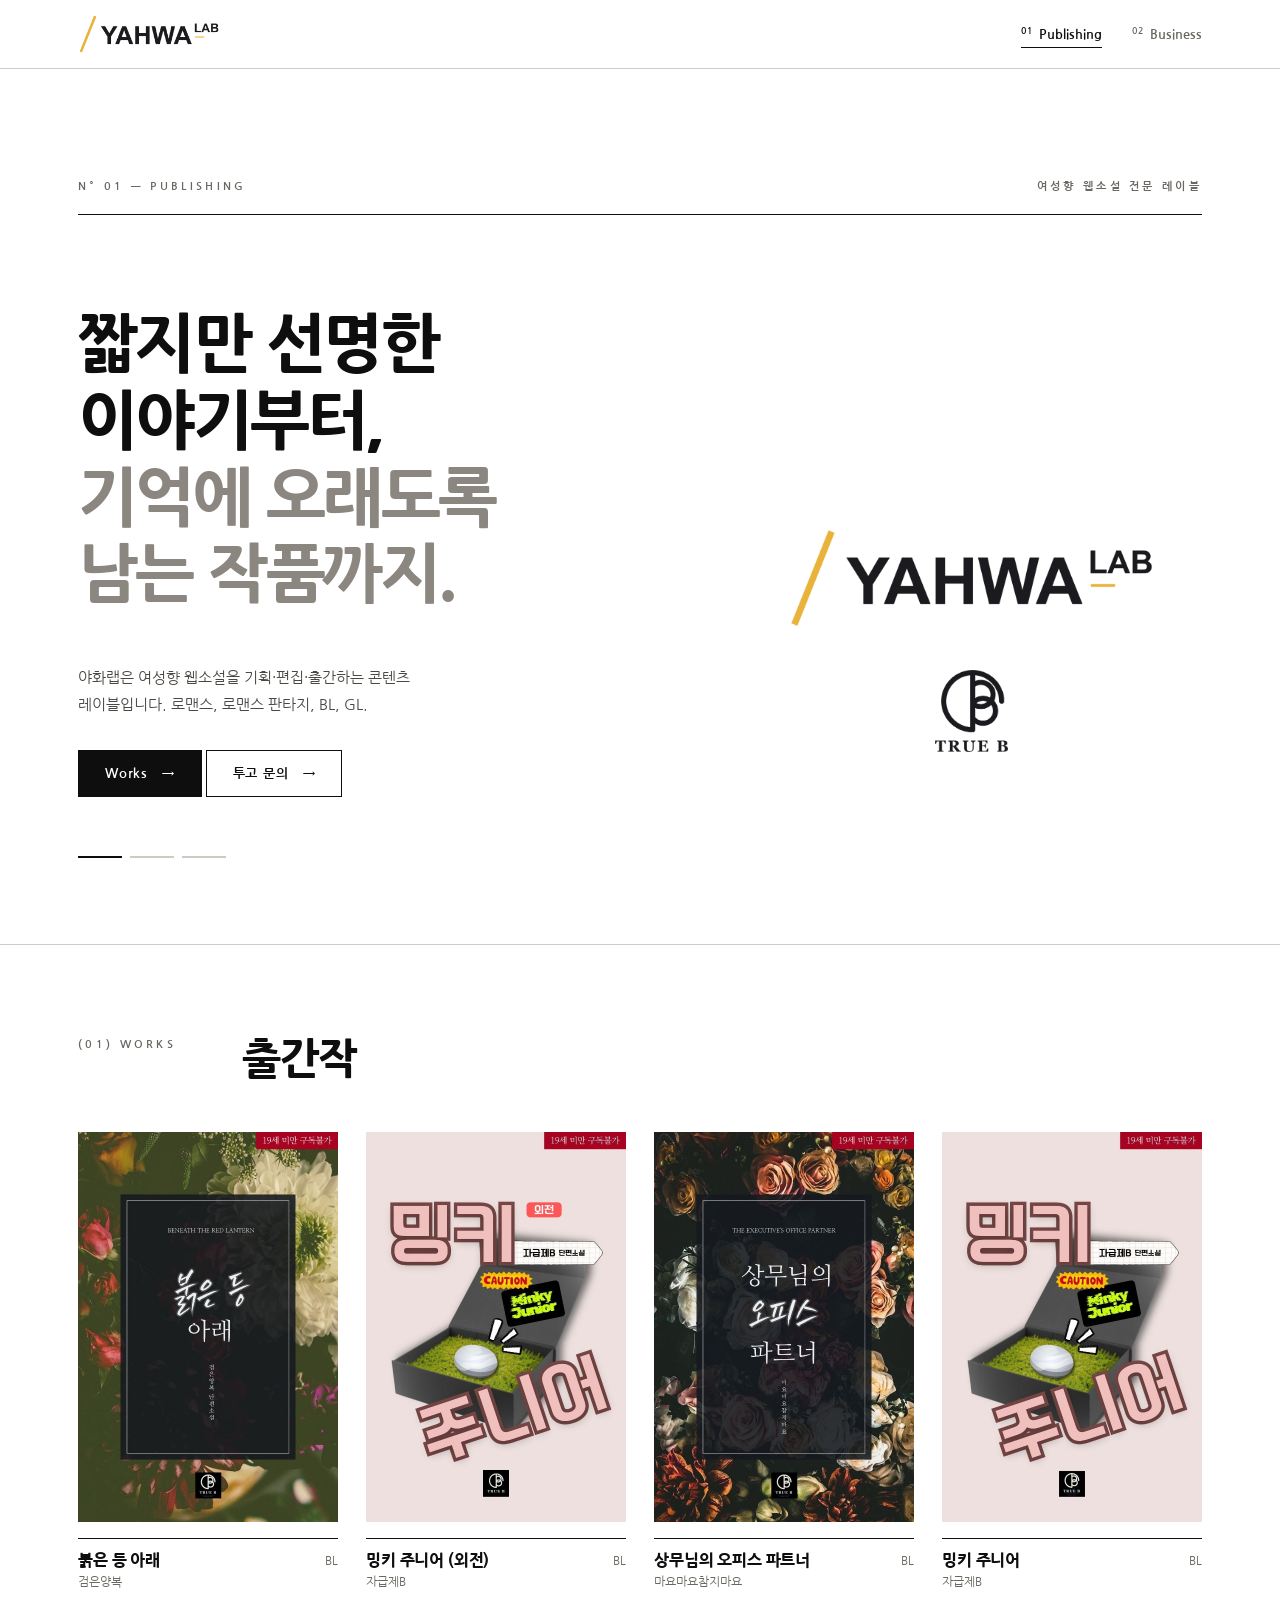
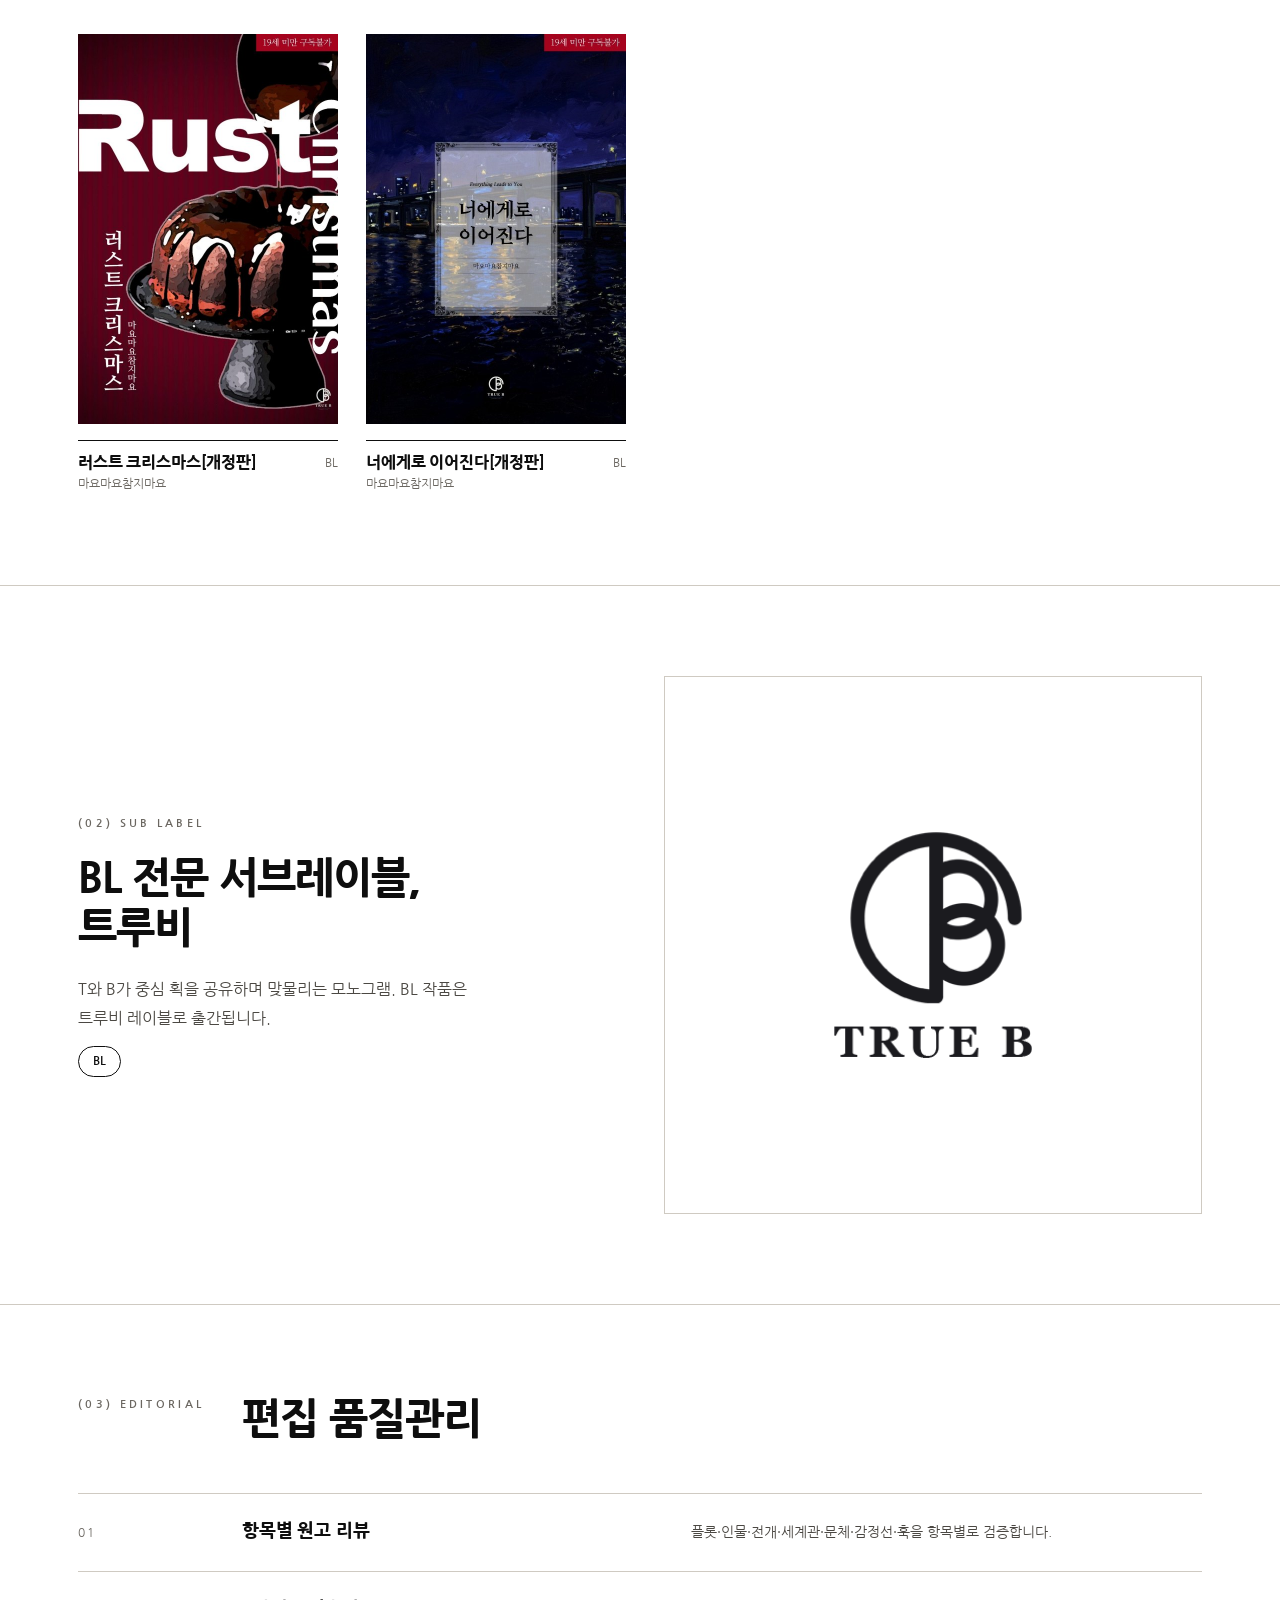
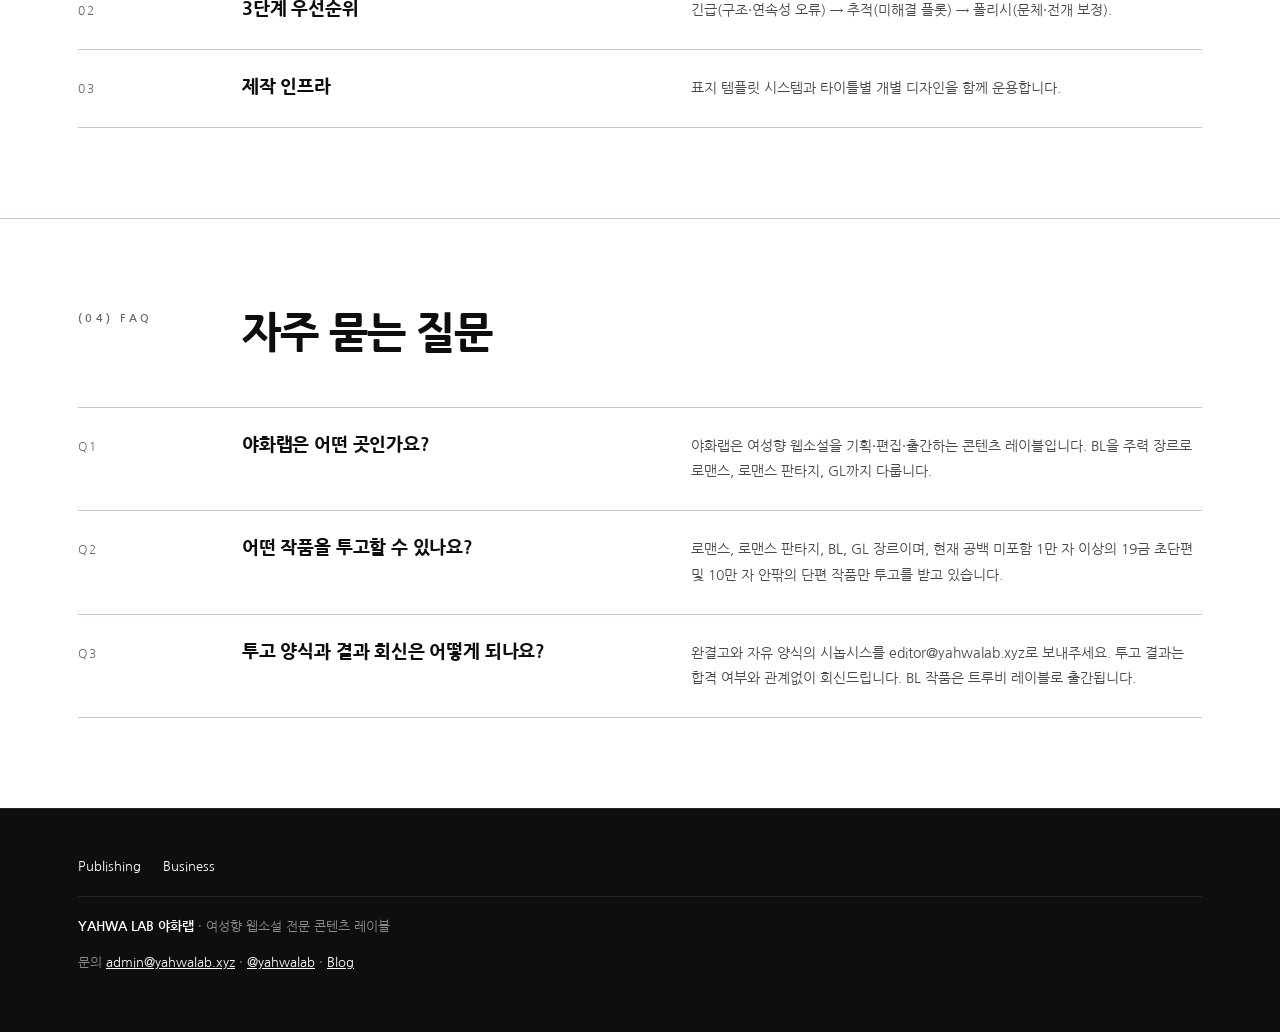
<file: index.html>
<!DOCTYPE html>
<html lang="ko">
<head>
<meta charset="UTF-8">
<meta name="viewport" content="width=device-width, initial-scale=1, viewport-fit=cover">
<title>야화랩 | 여성향 웹소설·BL·로맨스·로맨스 판타지·GL·출간·투고</title>
<meta name="description" content="BL 중심 여성향 웹소설 레이블 야화랩. 교보문고·리디북스·북큐브·알라딘·YES24·조아라 직계약 유통, 투고 접수 중.">
<meta name="robots" content="index,follow,max-snippet:-1,max-image-preview:large">
<meta name="theme-color" content="#FFFFFF">
<link rel="canonical" href="https://yahwalab.xyz/">
<meta property="og:type" content="website"><meta property="og:locale" content="ko_KR"><meta property="og:site_name" content="야화랩"><meta name="application-name" content="야화랩"><meta property="og:url" content="https://yahwalab.xyz/"><meta property="og:title" content="야화랩 | 여성향 웹소설·BL·로맨스·로맨스 판타지·GL·출간·투고"><meta property="og:description" content="BL 중심 여성향 웹소설 레이블 야화랩. 교보문고·리디북스·북큐브·알라딘·YES24·조아라 직계약 유통, 투고 접수 중."><meta property="og:image" content="https://yahwalab.xyz/assets/og-image.png"><meta property="og:image:width" content="1200"><meta property="og:image:height" content="630"><meta property="og:image:alt" content="야화랩 YAHWA LAB 로고">
<meta name="twitter:card" content="summary_large_image"><meta name="twitter:title" content="야화랩 | 여성향 웹소설·BL·로맨스·로맨스 판타지·GL·출간·투고"><meta name="twitter:description" content="BL 중심 여성향 웹소설 레이블 야화랩. 교보문고·리디북스·북큐브·알라딘·YES24·조아라 직계약 유통, 투고 접수 중."><meta name="twitter:site" content="@yahwalab"><meta name="twitter:image" content="https://yahwalab.xyz/assets/og-image.png">
<meta name="keywords" content="야화랩,YAHWA LAB,트루비,TRUE B,여성향 웹소설,BL 웹소설,로맨스,로맨스 판타지,GL,웹소설 출간,웹소설 투고,웹소설 레이블,19금 단편">
<meta name="author" content="야화랩"><meta name="publisher" content="야화랩 YAHWA LAB"><meta name="copyright" content="야화랩 YAHWA LAB">
<meta name="format-detection" content="telephone=no,email=no,address=no">
<meta name="referrer" content="strict-origin-when-cross-origin">
<meta name="googlebot" content="index,follow"><meta name="bingbot" content="index,follow"><meta name="Yeti" content="index,follow">
<meta property="og:image:type" content="image/png"><meta property="og:image:secure_url" content="https://yahwalab.xyz/assets/og-image.png"><meta property="og:locale:alternate" content="en_US">
<meta name="twitter:image:alt" content="야화랩 YAHWA LAB 로고"><meta name="twitter:creator" content="@yahwalab">
<link rel="alternate" hreflang="ko" href="https://yahwalab.xyz/"><link rel="alternate" hreflang="x-default" href="https://yahwalab.xyz/">
<link rel="sitemap" type="application/xml" href="https://yahwalab.xyz/sitemap.xml">
<link rel="me" href="https://blog.naver.com/yahwalab"><link rel="me" href="https://x.com/yahwalab">
<meta name="naver-site-verification" content="6ab483f71ec5f2e5058966f6c5796967061cb1cb" />
<!-- 검색엔진 소유 확인 메타태그(네이버 서치어드바이저·구글 서치콘솔)는 이 아래에 붙여넣으세요 -->
<link rel="icon" href="./assets/favicon.ico" sizes="48x48">
<link rel="icon" href="./assets/favicon.svg" type="image/svg+xml">
<link rel="icon" href="./assets/favicon-192.png" type="image/png" sizes="192x192">
<link rel="apple-touch-icon" href="./assets/apple-touch-icon.png">
<script type="application/ld+json">{"@context": "https://schema.org", "@graph": [{"@type": "Organization", "@id": "https://yahwalab.xyz/#org", "name": "야화랩", "alternateName": ["YAHWA LAB", "Yahwa Lab"], "url": "https://yahwalab.xyz/", "logo": "https://yahwalab.xyz/assets/img/logo-yahwa.png", "description": "BL 중심 여성향 웹소설 레이블 야화랩. 교보문고·리디북스·북큐브·알라딘·YES24·조아라 직계약 유통, 투고 접수 중.", "email": "admin@yahwalab.xyz", "contactPoint": [{"@type": "ContactPoint", "contactType": "editorial submissions", "email": "editor@yahwalab.xyz", "availableLanguage": "ko"}, {"@type": "ContactPoint", "contactType": "customer service", "email": "admin@yahwalab.xyz", "availableLanguage": "ko"}], "knowsLanguage": "ko", "knowsAbout": ["여성향 웹소설", "BL 웹소설", "로맨스", "로맨스 판타지", "GL", "웹소설 출간", "웹소설 투고"], "sameAs": ["https://x.com/yahwalab", "https://blog.naver.com/yahwalab"], "brand": {"@type": "Brand", "name": "트루비", "alternateName": "TRUE B", "description": "야화랩의 BL 전문 서브레이블"}}, {"@type": "WebSite", "@id": "https://yahwalab.xyz/#website", "name": "야화랩", "url": "https://yahwalab.xyz/", "inLanguage": "ko", "publisher": {"@id": "https://yahwalab.xyz/#org"}, "alternateName": ["YAHWA LAB", "야화랩 YAHWA LAB"]}, {"@type": "WebPage", "@id": "https://yahwalab.xyz/#page", "url": "https://yahwalab.xyz/", "name": "야화랩 | 여성향 웹소설·BL·로맨스·로맨스 판타지·GL·출간·투고", "description": "BL 중심 여성향 웹소설 레이블 야화랩. 교보문고·리디북스·북큐브·알라딘·YES24·조아라 직계약 유통, 투고 접수 중.", "inLanguage": "ko", "isPartOf": {"@id": "https://yahwalab.xyz/#website"}, "about": {"@id": "https://yahwalab.xyz/#org"}}, {"@type": "ItemList", "name": "야화랩 출간작", "itemListElement": [{"@type": "ListItem", "position": 1, "item": {"@type": "Book", "name": "붉은 등 아래", "author": {"@type": "Person", "name": "검은양복"}, "genre": "BL", "inLanguage": "ko", "publisher": {"@id": "https://yahwalab.xyz/#org"}, "url": "https://blog.naver.com/yahwalab/224483235758"}}, {"@type": "ListItem", "position": 2, "item": {"@type": "Book", "name": "밍키 주니어 (외전)", "author": {"@type": "Person", "name": "자급제B"}, "genre": "BL", "inLanguage": "ko", "publisher": {"@id": "https://yahwalab.xyz/#org"}, "url": "https://blog.naver.com/yahwalab/224463956684"}}, {"@type": "ListItem", "position": 3, "item": {"@type": "Book", "name": "상무님의 오피스 파트너", "author": {"@type": "Person", "name": "마요마요참지마요"}, "genre": "BL", "inLanguage": "ko", "publisher": {"@id": "https://yahwalab.xyz/#org"}, "url": "https://blog.naver.com/yahwalab/224443402299"}}, {"@type": "ListItem", "position": 4, "item": {"@type": "Book", "name": "밍키 주니어", "author": {"@type": "Person", "name": "자급제B"}, "genre": "BL", "inLanguage": "ko", "publisher": {"@id": "https://yahwalab.xyz/#org"}, "url": "https://blog.naver.com/yahwalab/224430288531"}}, {"@type": "ListItem", "position": 5, "item": {"@type": "Book", "name": "러스트 크리스마스[개정판]", "author": {"@type": "Person", "name": "마요마요참지마요"}, "genre": "BL", "inLanguage": "ko", "publisher": {"@id": "https://yahwalab.xyz/#org"}, "url": "https://blog.naver.com/yahwalab/224434441423"}}, {"@type": "ListItem", "position": 6, "item": {"@type": "Book", "name": "너에게로 이어진다[개정판]", "author": {"@type": "Person", "name": "마요마요참지마요"}, "genre": "BL", "inLanguage": "ko", "publisher": {"@id": "https://yahwalab.xyz/#org"}, "url": "https://blog.naver.com/yahwalab/224434438425"}}]}, {"@type": "FAQPage", "mainEntity": [{"@type": "Question", "name": "야화랩은 어떤 곳인가요?", "acceptedAnswer": {"@type": "Answer", "text": "야화랩은 여성향 웹소설을 기획·편집·출간하는 콘텐츠 레이블입니다. BL을 주력 장르로 로맨스, 로맨스 판타지, GL까지 다룹니다."}}, {"@type": "Question", "name": "어떤 작품을 투고할 수 있나요?", "acceptedAnswer": {"@type": "Answer", "text": "로맨스, 로맨스 판타지, BL, GL 장르이며, 현재 공백 미포함 1만 자 이상의 19금 초단편 및 10만 자 안팎의 단편 작품만 투고를 받고 있습니다."}}, {"@type": "Question", "name": "투고 양식과 결과 회신은 어떻게 되나요?", "acceptedAnswer": {"@type": "Answer", "text": "완결고와 자유 양식의 시놉시스를 editor@yahwalab.xyz로 보내주세요. 투고 결과는 합격 여부와 관계없이 회신드립니다. BL 작품은 트루비 레이블로 출간됩니다."}}]}, {"@type": "BreadcrumbList", "itemListElement": [{"@type": "ListItem", "position": 1, "name": "Publishing", "item": "https://yahwalab.xyz/"}]}]}</script>
<script>try{if(sessionStorage.getItem('yw_ld')==='1')document.documentElement.classList.add('seen')}catch(e){}</script>
<link rel="preload" as="image" href="./assets/img/logo-yahwa.png" fetchpriority="high">
<script>(function(){var h="https://fonts.googleapis.com/css2?family=Nanum+Gothic:wght@400;700;800&display=swap",d=0;function go(){if(d)return;d=1;var l=document.createElement("link");l.rel="stylesheet";l.href=h;document.head.appendChild(l)}try{new PerformanceObserver(function(l,o){if(l.getEntries().some(function(e){return e.name==="first-contentful-paint"})){o.disconnect();setTimeout(go,100)}}).observe({type:"paint",buffered:true})}catch(e){addEventListener("load",go)}setTimeout(go,3000)})()</script><noscript><link href="https://fonts.googleapis.com/css2?family=Nanum+Gothic:wght@400;700;800&display=swap" rel="stylesheet"></noscript>
<link rel="stylesheet" href="./css/style.css">
<noscript><style>#ld{display:none}.ln>span{transform:none!important}.rw>*{opacity:1!important;translate:none!important}</style></noscript>
<style>
#bzL{position:fixed;inset:0;z-index:9999;display:none;align-items:center;justify-content:center;background:rgba(17,17,17,.55);padding:20px}
#bzL.on{display:flex}
#bzL .bzb{position:relative;background:#fff;color:#111;max-width:360px;width:100%;padding:44px 28px 32px;text-align:center}
#bzL .bzb p{margin:0;font-family:'Nanum Gothic',sans-serif;font-weight:700;font-size:16px;line-height:1.7}
#bzL .bzb .lb{display:block;margin-bottom:14px;font-size:12px;letter-spacing:.08em}
#bzL .bzx{position:absolute;top:8px;right:12px;border:0;background:none;font-size:26px;line-height:1;cursor:pointer;color:#111}
</style>
</head>
<body>
<a class="skip" href="#main">본문 바로가기</a>
<div id="ld" aria-hidden="true"><i></i><i></i>
  <div class="c"><img fetchpriority="high" src="./assets/img/logo-yahwa.png" width="1000" height="282" alt=""><div class="pr"><b></b></div><div class="n" id="cn">000</div></div>
</div>

<header><div class="wrap">
  <a href="./" id="home" aria-label="야화랩 홈 (Publishing)"><img src="./assets/img/logo-yahwa.png" width="1000" height="282" alt="야화랩 YAHWA LAB"></a>
  <nav aria-label="주요 메뉴"><a href="./" aria-current="page"><sup>01</sup>Publishing</a><a href="#" role="button" aria-haspopup="dialog" data-bz><sup>02</sup>Business</a></nav>
</div></header>

<main id="main">
  <div class="hero hs" id="hs" role="region" aria-roledescription="carousel" aria-label="야화랩 소개"><div class="wrap">
    <div class="meta"><span class="lb" id="hsl">N° 01 — Publishing</span><span class="lb">여성향 웹소설 전문 레이블</span></div>
    <div class="hs-vp" id="hsv" aria-live="off">
      <div class="hs-s on" data-lb="N° 01 — Publishing" id="hs-p1" role="tabpanel" aria-roledescription="slide" aria-labelledby="hs-t1">
        <div class="hs-t">
          <h1><span class="ln" style="--i:0"><span>짧지만 선명한 </span></span><span class="ln" style="--i:1"><span>이야기부터, </span></span><span class="ln g" style="--i:2"><span>기억에 오래도록 </span></span><span class="ln g" style="--i:3"><span>남는 작품까지. </span></span></h1>
          <div class="row rw"><p>야화랩은 여성향 웹소설을 기획·편집·출간하는 콘텐츠 레이블입니다. 로맨스, 로맨스 판타지, BL, GL.</p>
            <div><a class="btn" href="#works">Works</a> <a class="btn o" data-m="submit" href="mailto:editor@yahwalab.xyz?subject=%5B%ED%88%AC%EA%B3%A0%5D%20%EC%9E%91%ED%92%88%EB%AA%85%20%2F%20%ED%95%84%EB%AA%85">투고 문의</a></div></div>
        </div>
        <div class="hs-v pn" id="fan" aria-hidden="true"><i class="slash"></i>
          <b style="--d:.6s">ROMANCE</b><b style="--d:1.3s">ROMANCE<br>FANTASY</b><b style="--d:2.0s">BL</b><b style="--d:2.7s">GL</b>
          <img class="pl" src="./assets/img/logo-yahwa.png" width="1000" height="282" alt=""><img class="pt" src="./assets/img/logo-trueb.png" width="212" height="239" alt="">
        </div>
      </div>
      <div class="hs-s" data-lb="N° 02 — Distribution" id="hs-p2" role="tabpanel" aria-roledescription="slide" aria-labelledby="hs-t2">
        <div class="hs-t">
          <h2 class="hs-h"><span class="ln" style="--i:0"><span>빠른 출간 진행으로 </span></span><span class="ln g" style="--i:1"><span>독자와 가깝게. </span></span></h2>
          <div class="row rw"><p>대형 전자책 서점과 직접 계약을 맺고 작품을 유통합니다. 현재 직계약된 유통처는 교보문고, 리디북스, 북큐브, 알라딘, YES24, 조아라입니다.</p><div><a class="btn o" data-m="submit" href="mailto:editor@yahwalab.xyz?subject=%5B%ED%88%AC%EA%B3%A0%5D%20%EC%9E%91%ED%92%88%EB%AA%85%20%2F%20%ED%95%84%EB%AA%85">투고 문의</a></div></div>
        </div>
        <div class="hs-v sr" id="kt"><div class="sr-st" role="img" aria-label="직계약 유통처: 교보문고, 리디북스, 북큐브, 알라딘, YES24, 조아라"><em>직계약 유통처</em><div class="sr-rg"><b style="--d:0.4s">교보문고</b><b style="--d:1.1s">리디북스</b><b style="--d:1.8s">북큐브</b><b style="--d:2.5s">알라딘</b><b style="--d:3.2s">YES24</b><b style="--d:3.9s">조아라</b><ul class="sr-l"><li style="--i:0">교보문고</li><li style="--i:1">리디북스</li><li style="--i:2">북큐브</li><li style="--i:3">알라딘</li><li style="--i:4">YES24</li><li style="--i:5">조아라</li></ul></div></div><p class="hs-nt">유통사는 단계적으로 추가 업데이트 중입니다.</p></div>
      </div>
      <div class="hs-s" data-lb="N° 03 — Transparency" id="hs-p3" role="tabpanel" aria-roledescription="slide" aria-labelledby="hs-t3">
        <div class="hs-t">
          <h2 class="hs-h"><span class="ln" style="--i:0"><span>정산은 투명하게, </span></span><span class="ln g" style="--i:1"><span>확인은 언제든. </span></span></h2>
          <div class="row rw"><p>작가님 전용 정산 사이트에서 플랫폼별 판매 현황과 예상 정산액을 확인하실 수 있습니다.<br><small class="hs-nt">※ 화면은 이해를 돕기 위한 샘플입니다.</small></p><div><a class="btn o" data-m="submit" href="mailto:editor@yahwalab.xyz?subject=%5B%ED%88%AC%EA%B3%A0%5D%20%EC%9E%91%ED%92%88%EB%AA%85%20%2F%20%ED%95%84%EB%AA%85">투고 문의</a></div></div>
        </div>
        <div class="hs-v"><div class="pw" id="pw"><div class="dvf"><div class="dev" role="img" aria-label="작가 전용 정산 사이트의 모바일 화면 예시(샘플 데이터)"><div class="scr st">
            <div class="sb"><span>9:41</span><i class="isl"></i><span><svg viewBox="0 0 18 10" fill="#111"><rect x="0" y="6" width="3" height="4" rx=".8"/><rect x="5" y="4" width="3" height="6" rx=".8"/><rect x="10" y="2" width="3" height="8" rx=".8"/><rect x="15" y="0" width="3" height="10" rx=".8"/></svg><svg viewBox="0 0 26 10" fill="none"><rect x=".5" y=".5" width="21" height="9" rx="2.6" stroke="#111" opacity=".5"/><rect x="2" y="2" width="15" height="6" rx="1.4" fill="#111"/><rect x="23" y="3.4" width="2" height="3.2" rx="1" fill="#111" opacity=".5"/></svg></span></div>
            <img class="slg" src="./assets/img/logo-yahwa.png" width="1000" height="282" alt="">
            <div class="stt">야화랩 정산 사이트</div>
            <div class="sem">sample@yahwalab.xyz</div>
            <div class="slk"><u>비밀번호 변경</u><u>로그아웃</u></div>
            <hr>
            <div class="ssn">(01)</div><div class="sh2">월별 정산서</div>
            <div class="rw3 hd"><span>정산 기준월</span><span>작가 정산액</span><span>실 지급액</span><i></i></div>
            <div class="rw3"><span>2026-09</span><span>2,430,000원</span><span>2,349,810원</span><u>정산서 보기</u></div>
            <div class="rw3"><span>2026-08</span><span>2,110,000원</span><span>2,040,370원</span><u>정산서 보기</u></div>
            <div class="ssn">(02)</div><div class="sh2">작품별 정산</div>
            <div class="rw3 wk3"><span>sample1</span><b>1,120,000원</b></div>
            <div class="rw3 wk3"><span>sample2</span><b>870,000원</b></div>
            <div class="rw3 wk3"><span>sample3</span><b>440,000원</b></div>
          </div></div></div></div></div>
      </div>
    </div>
    <div class="hs-bar" role="tablist" aria-label="슬라이드 선택"><button type="button" role="tab" class="on" aria-selected="true" id="hs-t1" aria-controls="hs-p1" tabindex="0" aria-label="슬라이드 1"></button><button type="button" role="tab" aria-selected="false" id="hs-t2" aria-controls="hs-p2" tabindex="-1" aria-label="슬라이드 2"></button><button type="button" role="tab" aria-selected="false" id="hs-t3" aria-controls="hs-p3" tabindex="-1" aria-label="슬라이드 3"></button></div>
  </div></div>
  <section id="works"><div class="wrap">
    <div class="sh"><span class="lb">(01) Works</span><h2>출간작</h2></div>
    <div class="works" id="wl"><!--WORKS:START--><a class="wk" href="https://blog.naver.com/yahwalab/224483235758" target="_blank" rel="noopener"><img class="cvi" src="./assets/img/cover-7d4e93fd8c14d6ba1da7cb77cc60fe00.jpg" alt="붉은 등 아래 표지 - 검은양복 작, BL 웹소설, 트루비 출간" width="520" height="780" loading="lazy" decoding="async"><div class="t"><div><h3>붉은 등 아래</h3><p class="au">검은양복</p></div><span>BL</span></div></a><a class="wk" href="https://blog.naver.com/yahwalab/224463956684" target="_blank" rel="noopener"><img class="cvi" src="./assets/img/cover-39247519f81d0cddabb49af08b9de6e3.jpg" alt="밍키 주니어 (외전) 표지 - 자급제B 작, BL 웹소설, 트루비 출간" width="520" height="780" loading="lazy" decoding="async"><div class="t"><div><h3>밍키 주니어 (외전)</h3><p class="au">자급제B</p></div><span>BL</span></div></a><a class="wk" href="https://blog.naver.com/yahwalab/224443402299" target="_blank" rel="noopener"><img class="cvi" src="./assets/img/cover-f6d3f3b07f17d92f0743749029af7216.jpg" alt="상무님의 오피스 파트너 표지 - 마요마요참지마요 작, BL 웹소설, 트루비 출간" width="520" height="780" loading="lazy" decoding="async"><div class="t"><div><h3>상무님의 오피스 파트너</h3><p class="au">마요마요참지마요</p></div><span>BL</span></div></a><a class="wk" href="https://blog.naver.com/yahwalab/224430288531" target="_blank" rel="noopener"><img class="cvi" src="./assets/img/cover-34c9a5bb32804d00df78c8d281242e2c.jpg" alt="밍키 주니어 표지 - 자급제B 작, BL 웹소설, 트루비 출간" width="520" height="780" loading="lazy" decoding="async"><div class="t"><div><h3>밍키 주니어</h3><p class="au">자급제B</p></div><span>BL</span></div></a><a class="wk" href="https://blog.naver.com/yahwalab/224434441423" target="_blank" rel="noopener"><img class="cvi" src="./assets/img/cover-a274856f58e537e777e392a70c2f5ed9.jpg" alt="러스트 크리스마스[개정판] 표지 - 마요마요참지마요 작, BL 웹소설, 트루비 출간" width="520" height="780" loading="lazy" decoding="async"><div class="t"><div><h3>러스트 크리스마스[개정판]</h3><p class="au">마요마요참지마요</p></div><span>BL</span></div></a><a class="wk" href="https://blog.naver.com/yahwalab/224434438425" target="_blank" rel="noopener"><img class="cvi" src="./assets/img/cover-43aeb9cd35db10bc49faa3923f90f2ce.jpg" alt="너에게로 이어진다[개정판] 표지 - 마요마요참지마요 작, BL 웹소설, 트루비 출간" width="520" height="780" loading="lazy" decoding="async"><div class="t"><div><h3>너에게로 이어진다[개정판]</h3><p class="au">마요마요참지마요</p></div><span>BL</span></div></a><!--WORKS:END--></div>
  </div></section>
  <section><div class="wrap sub">
    <div><span class="lb">(02) Sub Label</span><h2 style="margin:18px 0 22px">BL 전문 서브레이블,<br>트루비</h2>
      <p style="max-width:420px;color:#4b4843">T와 B가 중심 획을 공유하며 맞물리는 모노그램. BL 작품은 트루비 레이블로 출간됩니다.</p>
      <div class="chips"><span>BL</span></div></div>
    <div class="box"><img src="./assets/img/logo-trueb.png" width="212" height="239" alt="TRUE B"></div>
  </div></section>
  <section><div class="wrap">
    <div class="sh"><span class="lb">(03) Editorial</span><h2>편집 품질관리</h2></div>
    <div class="rows">
      <div><span class="n">01</span><h3>항목별 원고 리뷰</h3><p>플롯·인물·전개·세계관·문체·감정선·훅을 항목별로 검증합니다.</p></div>
      <div><span class="n">02</span><h3>3단계 우선순위</h3><p>긴급(구조·연속성 오류) → 추적(미해결 플롯) → 폴리시(문체·전개 보정).</p></div>
      <div><span class="n">03</span><h3>제작 인프라</h3><p>표지 템플릿 시스템과 타이틀별 개별 디자인을 함께 운용합니다.</p></div>
    </div></div></section>
  <section id="faq"><div class="wrap">
    <div class="sh"><span class="lb">(04) FAQ</span><h2>자주 묻는 질문</h2></div>
    <div class="rows">
      <div><span class="n">Q1</span><h3>야화랩은 어떤 곳인가요?</h3><p>야화랩은 여성향 웹소설을 기획·편집·출간하는 콘텐츠 레이블입니다. BL을 주력 장르로 로맨스, 로맨스 판타지, GL까지 다룹니다.</p></div>
      <div><span class="n">Q2</span><h3>어떤 작품을 투고할 수 있나요?</h3><p>로맨스, 로맨스 판타지, BL, GL 장르이며, 현재 공백 미포함 1만 자 이상의 19금 초단편 및 10만 자 안팎의 단편 작품만 투고를 받고 있습니다.</p></div>
      <div><span class="n">Q3</span><h3>투고 양식과 결과 회신은 어떻게 되나요?</h3><p>완결고와 자유 양식의 시놉시스를 editor@yahwalab.xyz로 보내주세요. 투고 결과는 합격 여부와 관계없이 회신드립니다. BL 작품은 트루비 레이블로 출간됩니다.</p></div>
    </div></div></section>
</main>

<footer><div class="wrap">
  <div class="fn"><a href="./">Publishing</a><a href="#" role="button" aria-haspopup="dialog" data-bz>Business</a></div>
  <p><b>YAHWA LAB 야화랩</b> · 여성향 웹소설 전문 콘텐츠 레이블</p>
  <p>문의 <a href="mailto:admin@yahwalab.xyz">admin@yahwalab.xyz</a> · <a href="https://x.com/yahwalab" target="_blank" rel="noopener">@yahwalab</a> · <a href="https://blog.naver.com/yahwalab" target="_blank" rel="noopener">Blog</a></p>
</div></footer>

<div id="md" role="dialog" aria-modal="true" aria-labelledby="mT"><div class="mb">
  <button class="x" aria-label="닫기">×</button>
  <span class="lb" id="mE"></span><h2 id="mT"></h2><div id="mB"></div>
  <div class="em"><code id="addr">admin@yahwalab.xyz</code><button class="btn" id="cp">이메일 복사</button></div>
</div></div>

<div id="bzL" role="dialog" aria-modal="true" aria-label="Business 안내"><div class="bzb">
  <button class="bzx" type="button" aria-label="닫기">×</button>
  <span class="lb">N° 02 — Business</span><p>서비스 준비 중입니다.</p>
</div></div>
<script>(function(){var L=document.getElementById('bzL');if(!L)return;
var A=null;function o(a){L.classList.add('on');if(window.ywDlg){A=A||window.ywDlg(L,{focus:'.bzx',bg:['.skip','header','main','footer']});A.open(a)}}function c(){if(!L.classList.contains('on'))return;L.classList.remove('on');if(A)A.close()}
document.addEventListener('click',function(e){var a=e.target.closest&&e.target.closest('[data-bz]');if(a){e.preventDefault();o(a);return}
if(e.target===L||(e.target.closest&&e.target.closest('.bzx')))c()});
document.addEventListener('keydown',function(e){if(e.key==='Escape')c()});})();</script>
<script src="./js/main.js" defer></script>
<!-- Cloudflare Web Analytics --><script>addEventListener('load',function(){var s=document.createElement('script');s.defer=true;s.src='https://static.cloudflareinsights.com/beacon.min.js';s.setAttribute('data-cf-beacon','{"token": "4b665a9471f0430cab8d0937a9870159"}');document.head.appendChild(s)})</script><!-- End Cloudflare Web Analytics -->
</body>
</html>
</file>
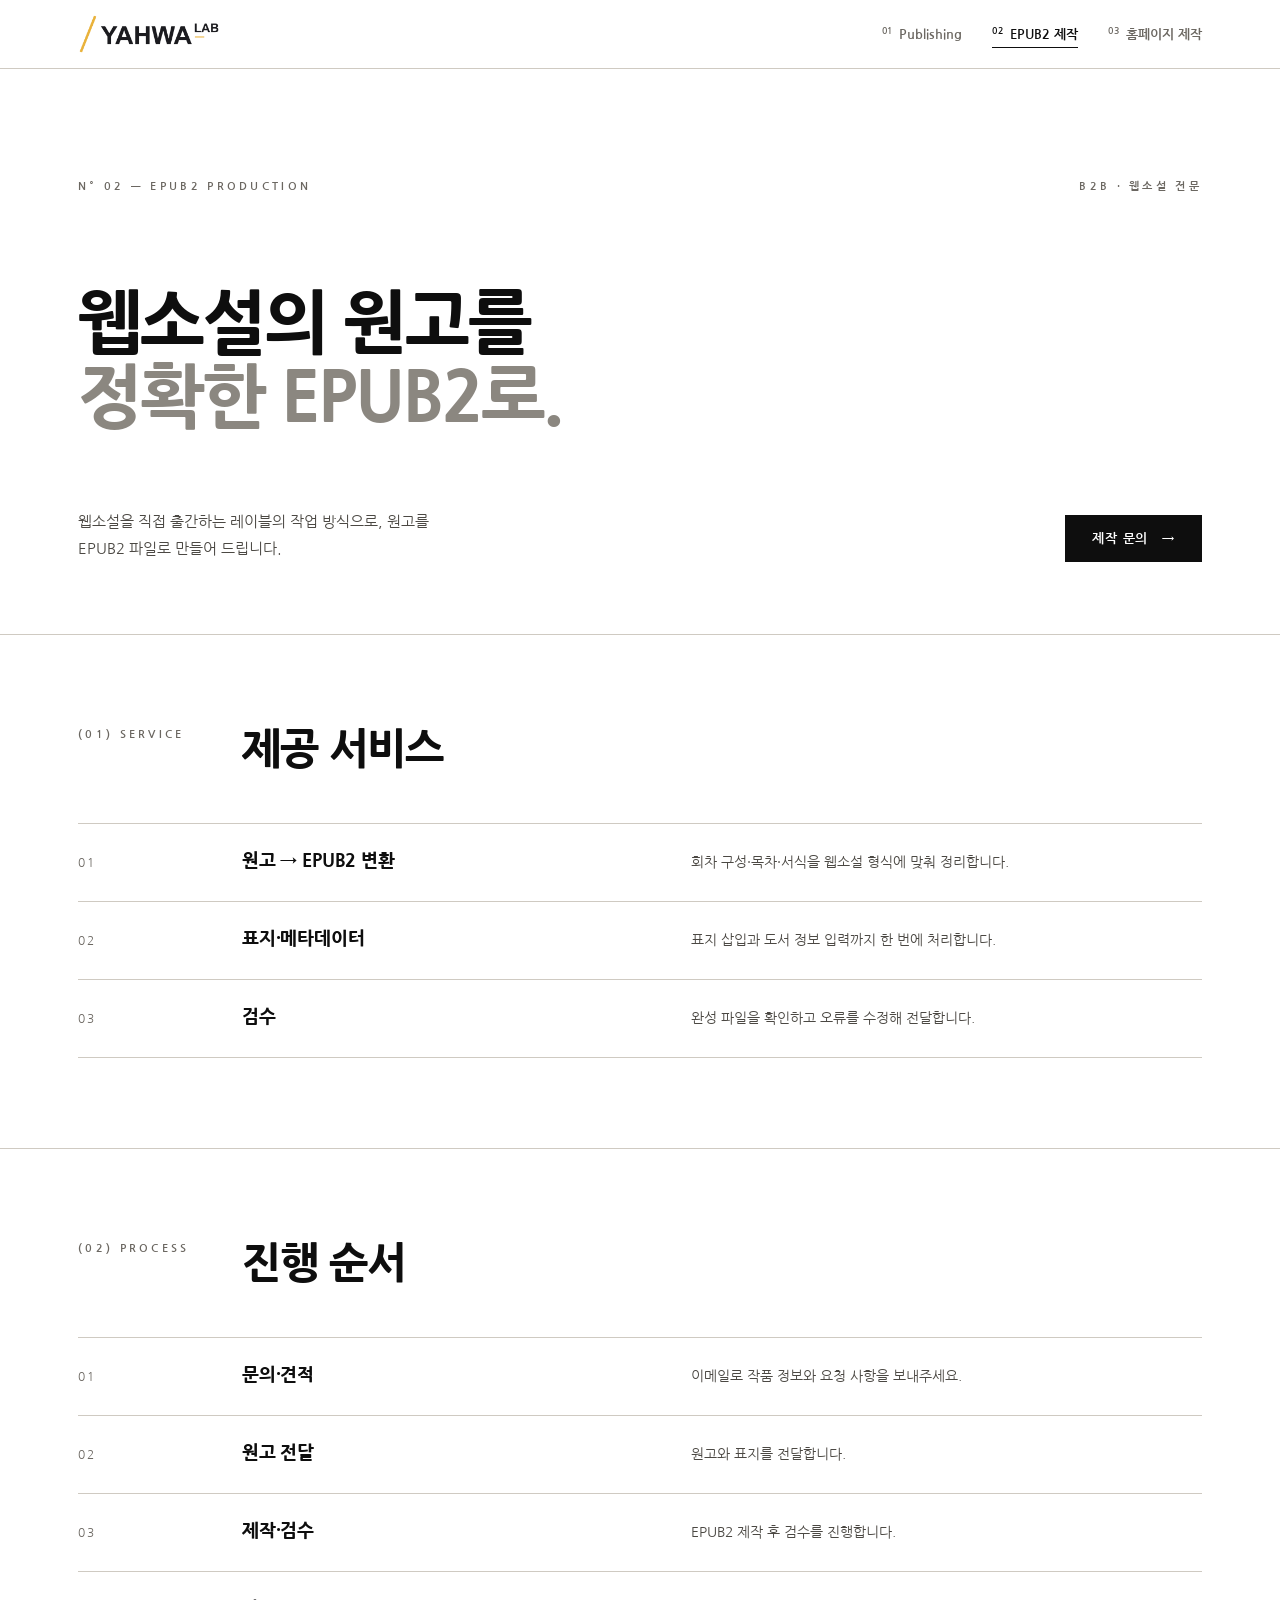
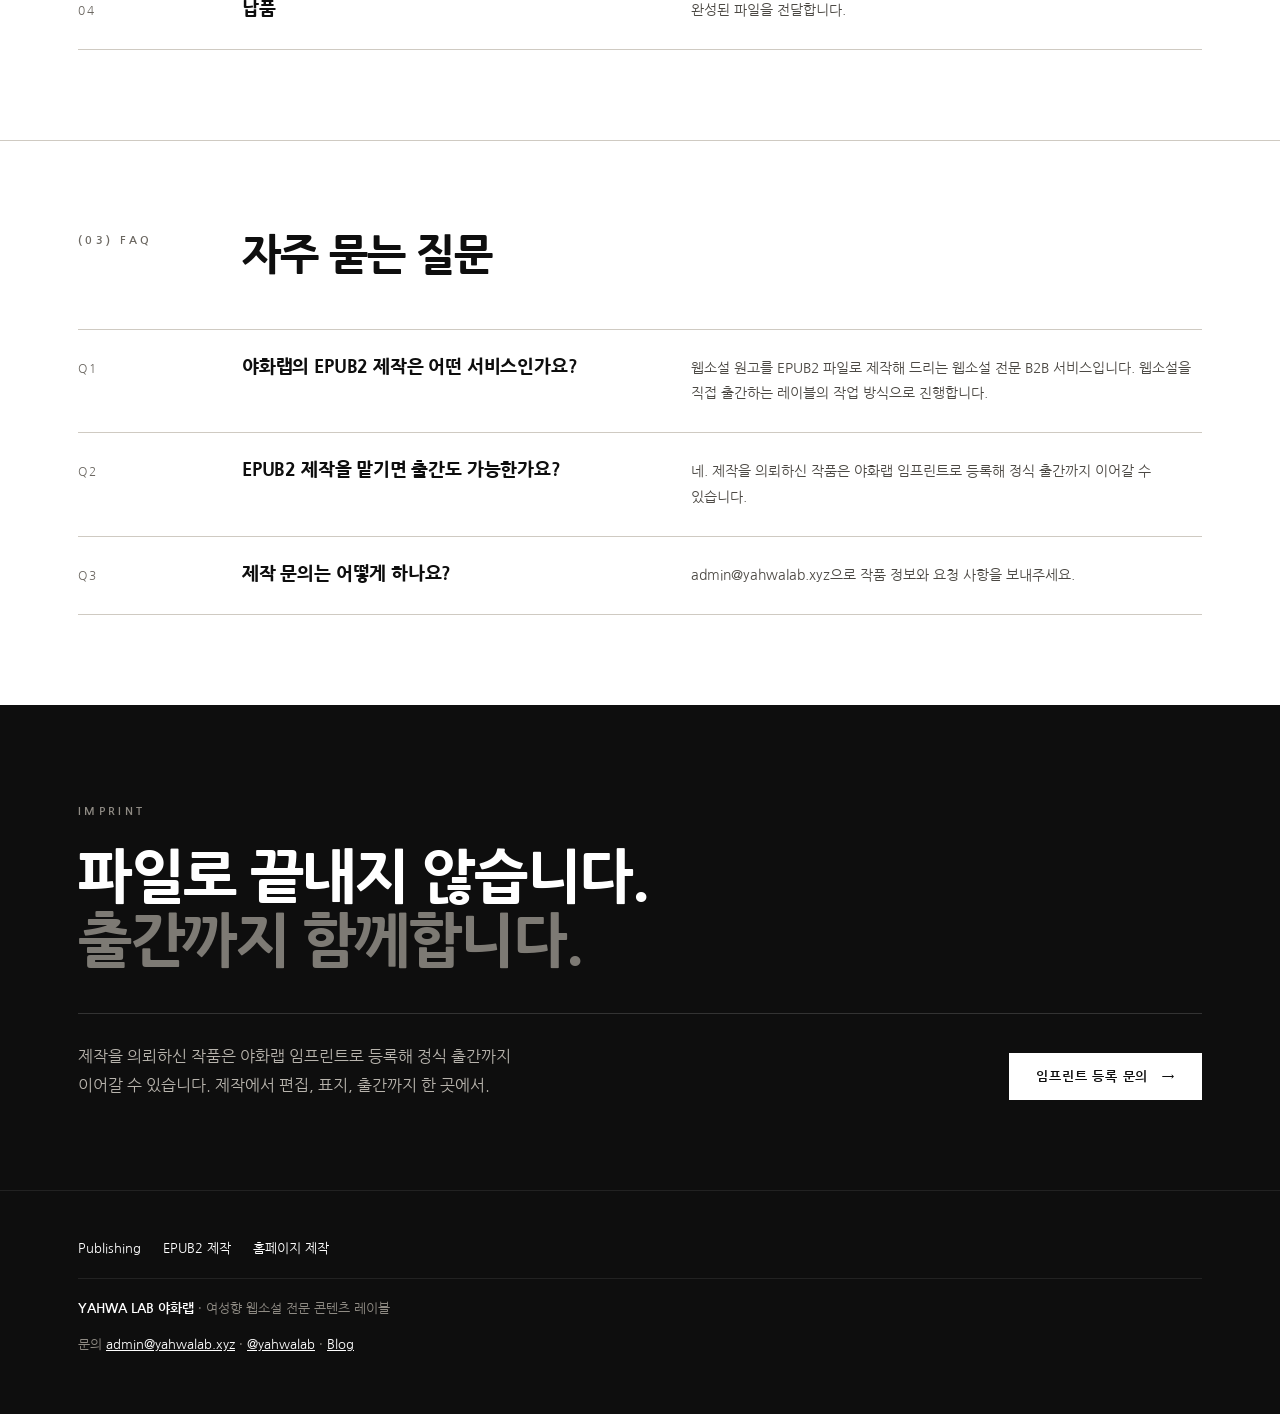
<file: epub2/index.html>
<!DOCTYPE html>
<html lang="ko">
<head>
<meta charset="UTF-8">
<meta name="viewport" content="width=device-width, initial-scale=1, viewport-fit=cover">
<title>웹소설 EPUB2 제작 · 임프린트 출간 (B2B) | 야화랩 YAHWA LAB</title>
<meta name="description" content="웹소설 전문 EPUB2 제작 서비스. 원고를 EPUB2 파일로 제작하고, 제작을 의뢰한 작품은 야화랩 임프린트로 등록해 출간까지 진행할 수 있습니다. 작가·출판사·레이블 대상 B2B.">
<meta name="robots" content="index,follow,max-snippet:-1,max-image-preview:large">
<meta name="theme-color" content="#FFFFFF" media="(min-width: 721px)"><meta name="theme-color" content="#FFFFFF" media="(max-width: 720px)">
<link rel="canonical" href="https://yahwalab.xyz/epub2/">
<meta property="og:type" content="website"><meta property="og:locale" content="ko_KR"><meta property="og:site_name" content="야화랩"><meta name="application-name" content="야화랩"><meta property="og:url" content="https://yahwalab.xyz/epub2/"><meta property="og:title" content="웹소설 EPUB2 제작 · 임프린트 출간 (B2B) | 야화랩 YAHWA LAB"><meta property="og:description" content="웹소설 전문 EPUB2 제작 서비스. 원고를 EPUB2 파일로 제작하고, 제작을 의뢰한 작품은 야화랩 임프린트로 등록해 출간까지 진행할 수 있습니다. 작가·출판사·레이블 대상 B2B."><meta property="og:image" content="https://yahwalab.xyz/assets/og-image.png"><meta property="og:image:width" content="1200"><meta property="og:image:height" content="630"><meta property="og:image:alt" content="야화랩 YAHWA LAB 로고">
<meta name="twitter:card" content="summary_large_image"><meta name="twitter:site" content="@yahwalab"><meta name="twitter:image" content="https://yahwalab.xyz/assets/og-image.png">
<!-- 검색엔진 소유 확인 메타태그(네이버 서치어드바이저·구글 서치콘솔)는 이 아래에 붙여넣으세요 -->
<link rel="icon" href="../assets/favicon.ico" sizes="48x48">
<link rel="icon" href="../assets/favicon.svg" type="image/svg+xml">
<link rel="icon" href="../assets/favicon-192.png" type="image/png" sizes="192x192">
<link rel="apple-touch-icon" href="../assets/apple-touch-icon.png">
<script type="application/ld+json">{"@context": "https://schema.org", "@graph": [{"@type": "Organization", "@id": "https://yahwalab.xyz/#org", "name": "야화랩", "alternateName": ["YAHWA LAB", "Yahwa Lab"], "url": "https://yahwalab.xyz/", "logo": "https://yahwalab.xyz/assets/img/logo-yahwa.png", "description": "야화랩(YAHWA LAB)은 BL을 중심으로 로맨스·로맨스 판타지·GL 웹소설을 기획·편집·출간하는 여성향 웹소설 전문 콘텐츠 레이블입니다. 웹소설 전문 EPUB2 제작과 B2B 홍보 홈페이지 제작도 제공합니다.", "email": "admin@yahwalab.xyz", "contactPoint": [{"@type": "ContactPoint", "contactType": "editorial submissions", "email": "editor@yahwalab.xyz", "availableLanguage": "ko"}, {"@type": "ContactPoint", "contactType": "customer service", "email": "admin@yahwalab.xyz", "availableLanguage": "ko"}], "knowsLanguage": "ko", "sameAs": ["https://x.com/yahwalab", "https://blog.naver.com/yahwalab"], "brand": {"@type": "Brand", "name": "트루비", "alternateName": "TRUE B", "description": "야화랩의 BL 전문 서브레이블"}}, {"@type": "WebSite", "@id": "https://yahwalab.xyz/#website", "name": "야화랩", "url": "https://yahwalab.xyz/", "inLanguage": "ko", "publisher": {"@id": "https://yahwalab.xyz/#org"}, "alternateName": ["YAHWA LAB", "야화랩 YAHWA LAB"]}, {"@type": "WebPage", "@id": "https://yahwalab.xyz/epub2/#page", "url": "https://yahwalab.xyz/epub2/", "name": "웹소설 EPUB2 제작 · 임프린트 출간 (B2B) | 야화랩 YAHWA LAB", "description": "웹소설 전문 EPUB2 제작 서비스. 원고를 EPUB2 파일로 제작하고, 제작을 의뢰한 작품은 야화랩 임프린트로 등록해 출간까지 진행할 수 있습니다. 작가·출판사·레이블 대상 B2B.", "inLanguage": "ko", "isPartOf": {"@id": "https://yahwalab.xyz/#website"}, "about": {"@id": "https://yahwalab.xyz/#org"}}, {"@type": "Service", "@id": "https://yahwalab.xyz/epub2/#service", "name": "웹소설 전문 EPUB2 제작", "serviceType": "EPUB2 제작", "provider": {"@id": "https://yahwalab.xyz/#org"}, "areaServed": "KR", "audience": {"@type": "BusinessAudience", "name": "웹소설 작가·출판사·콘텐츠 레이블"}, "description": "웹소설 전문 EPUB2 제작 서비스. 원고를 EPUB2 파일로 제작하고, 제작을 의뢰한 작품은 야화랩 임프린트로 등록해 출간까지 진행할 수 있습니다. 작가·출판사·레이블 대상 B2B.", "url": "https://yahwalab.xyz/epub2/"}, {"@type": "FAQPage", "mainEntity": [{"@type": "Question", "name": "야화랩의 EPUB2 제작은 어떤 서비스인가요?", "acceptedAnswer": {"@type": "Answer", "text": "웹소설 원고를 EPUB2 파일로 제작해 드리는 웹소설 전문 B2B 서비스입니다. 웹소설을 직접 출간하는 레이블의 작업 방식으로 진행합니다."}}, {"@type": "Question", "name": "EPUB2 제작을 맡기면 출간도 가능한가요?", "acceptedAnswer": {"@type": "Answer", "text": "네. 제작을 의뢰하신 작품은 야화랩 임프린트로 등록해 정식 출간까지 이어갈 수 있습니다."}}, {"@type": "Question", "name": "제작 문의는 어떻게 하나요?", "acceptedAnswer": {"@type": "Answer", "text": "admin@yahwalab.xyz으로 작품 정보와 요청 사항을 보내주세요."}}]}, {"@type": "BreadcrumbList", "itemListElement": [{"@type": "ListItem", "position": 1, "name": "Publishing", "item": "https://yahwalab.xyz/"}, {"@type": "ListItem", "position": 2, "name": "EPUB2 제작", "item": "https://yahwalab.xyz/epub2/"}]}]}</script>
<script>try{if(sessionStorage.getItem('yw_ld')==='1')document.documentElement.className='seen'}catch(e){}</script>
<link rel="preload" as="image" href="../assets/img/logo-yahwa.png" fetchpriority="high">
<script>(function(){var h="https://fonts.googleapis.com/css2?family=Nanum+Gothic:wght@400;700;800&display=swap",d=0;function go(){if(d)return;d=1;var l=document.createElement("link");l.rel="stylesheet";l.href=h;document.head.appendChild(l)}try{new PerformanceObserver(function(l,o){if(l.getEntries().some(function(e){return e.name==="first-contentful-paint"})){o.disconnect();setTimeout(go,100)}}).observe({type:"paint",buffered:true})}catch(e){addEventListener("load",go)}setTimeout(go,3000)})()</script><noscript><link href="https://fonts.googleapis.com/css2?family=Nanum+Gothic:wght@400;700;800&display=swap" rel="stylesheet"></noscript>
<link rel="stylesheet" href="../css/style.css">
<noscript><style>#ld{display:none}</style></noscript>
</head>
<body>
<a class="skip" href="#main">본문 바로가기</a>
<div id="ld" aria-hidden="true"><i></i><i></i>
  <div class="c"><img fetchpriority="high" src="../assets/img/logo-yahwa.png" width="1000" height="282" alt=""><div class="pr"><b></b></div><div class="n" id="cn">000</div></div>
</div>

<header><div class="wrap">
  <a href="../" id="home" aria-label="야화랩 홈 (Publishing)"><img src="../assets/img/logo-yahwa.png" width="1000" height="282" alt="야화랩 YAHWA LAB"></a>
  <nav aria-label="주요 메뉴"><a href="../"><sup>01</sup>Publishing</a><a href="../epub2/" aria-current="page"><sup>02</sup>EPUB2 제작</a><a href="../web-production/"><sup>03</sup>홈페이지 제작</a></nav>
</div></header>

<main id="main">
  <div class="hero"><div class="wrap">
    <div class="meta"><span class="lb">N° 02 — EPUB2 Production</span><span class="lb">B2B · 웹소설 전문</span></div>
    <h1>웹소설의 원고를<br><span>정확한 EPUB2로.</span></h1>
    <div class="row"><p>웹소설을 직접 출간하는 레이블의 작업 방식으로, 원고를 EPUB2 파일로 만들어 드립니다.</p><a class="btn" data-m="make" href="mailto:admin@yahwalab.xyz">제작 문의</a></div>
  </div></div>
  <section><div class="wrap"><div class="sh"><span class="lb">(01) Service</span><h2>제공 서비스</h2></div>
    <div class="rows">
      <div><span class="n">01</span><h3>원고 → EPUB2 변환</h3><p>회차 구성·목차·서식을 웹소설 형식에 맞춰 정리합니다.</p></div>
      <div><span class="n">02</span><h3>표지·메타데이터</h3><p>표지 삽입과 도서 정보 입력까지 한 번에 처리합니다.</p></div>
      <div><span class="n">03</span><h3>검수</h3><p>완성 파일을 확인하고 오류를 수정해 전달합니다.</p></div>
    </div></div></section>
  <section><div class="wrap"><div class="sh"><span class="lb">(02) Process</span><h2>진행 순서</h2></div>
    <div class="rows">
      <div><span class="n">01</span><h3>문의·견적</h3><p>이메일로 작품 정보와 요청 사항을 보내주세요.</p></div>
      <div><span class="n">02</span><h3>원고 전달</h3><p>원고와 표지를 전달합니다.</p></div>
      <div><span class="n">03</span><h3>제작·검수</h3><p>EPUB2 제작 후 검수를 진행합니다.</p></div>
      <div><span class="n">04</span><h3>납품</h3><p>완성된 파일을 전달합니다.</p></div>
    </div></div></section>
  <section id="faq"><div class="wrap">
    <div class="sh"><span class="lb">(03) FAQ</span><h2>자주 묻는 질문</h2></div>
    <div class="rows">
      <div><span class="n">Q1</span><h3>야화랩의 EPUB2 제작은 어떤 서비스인가요?</h3><p>웹소설 원고를 EPUB2 파일로 제작해 드리는 웹소설 전문 B2B 서비스입니다. 웹소설을 직접 출간하는 레이블의 작업 방식으로 진행합니다.</p></div>
      <div><span class="n">Q2</span><h3>EPUB2 제작을 맡기면 출간도 가능한가요?</h3><p>네. 제작을 의뢰하신 작품은 야화랩 임프린트로 등록해 정식 출간까지 이어갈 수 있습니다.</p></div>
      <div><span class="n">Q3</span><h3>제작 문의는 어떻게 하나요?</h3><p>admin@yahwalab.xyz으로 작품 정보와 요청 사항을 보내주세요.</p></div>
    </div></div></section>
  <section class="imp"><div class="wrap"><span class="lb">Imprint</span>
    <h2>파일로 끝내지 않습니다.<br><span>출간까지 함께합니다.</span></h2>
    <div class="r"><p>제작을 의뢰하신 작품은 야화랩 임프린트로 등록해 정식 출간까지 이어갈 수 있습니다. 제작에서 편집, 표지, 출간까지 한 곳에서.</p>
      <a class="btn l" data-m="make" href="mailto:admin@yahwalab.xyz">임프린트 등록 문의</a></div></div></section>
</main>

<footer><div class="wrap">
  <div class="fn"><a href="../">Publishing</a><a href="../epub2/">EPUB2 제작</a><a href="../web-production/">홈페이지 제작</a></div>
  <p><b>YAHWA LAB 야화랩</b> · 여성향 웹소설 전문 콘텐츠 레이블</p>
  <p>문의 <a href="mailto:admin@yahwalab.xyz">admin@yahwalab.xyz</a> · <a href="https://x.com/yahwalab" target="_blank" rel="noopener">@yahwalab</a> · <a href="https://blog.naver.com/yahwalab" target="_blank" rel="noopener">Blog</a></p>
</div></footer>

<div id="md" role="dialog" aria-modal="true" aria-labelledby="mT"><div class="mb">
  <button class="x" aria-label="닫기">×</button>
  <span class="lb" id="mE"></span><h2 id="mT"></h2><div id="mB"></div>
  <div class="em"><code id="addr">admin@yahwalab.xyz</code><button class="btn" id="cp">이메일 복사</button></div>
</div></div>

<script src="../js/main.js" defer></script>
<!-- Cloudflare Web Analytics --><script>addEventListener('load',function(){var s=document.createElement('script');s.defer=true;s.src='https://static.cloudflareinsights.com/beacon.min.js';s.setAttribute('data-cf-beacon','{"token": "4b665a9471f0430cab8d0937a9870159"}');document.head.appendChild(s)})</script><!-- End Cloudflare Web Analytics -->
</body>
</html>
</file>
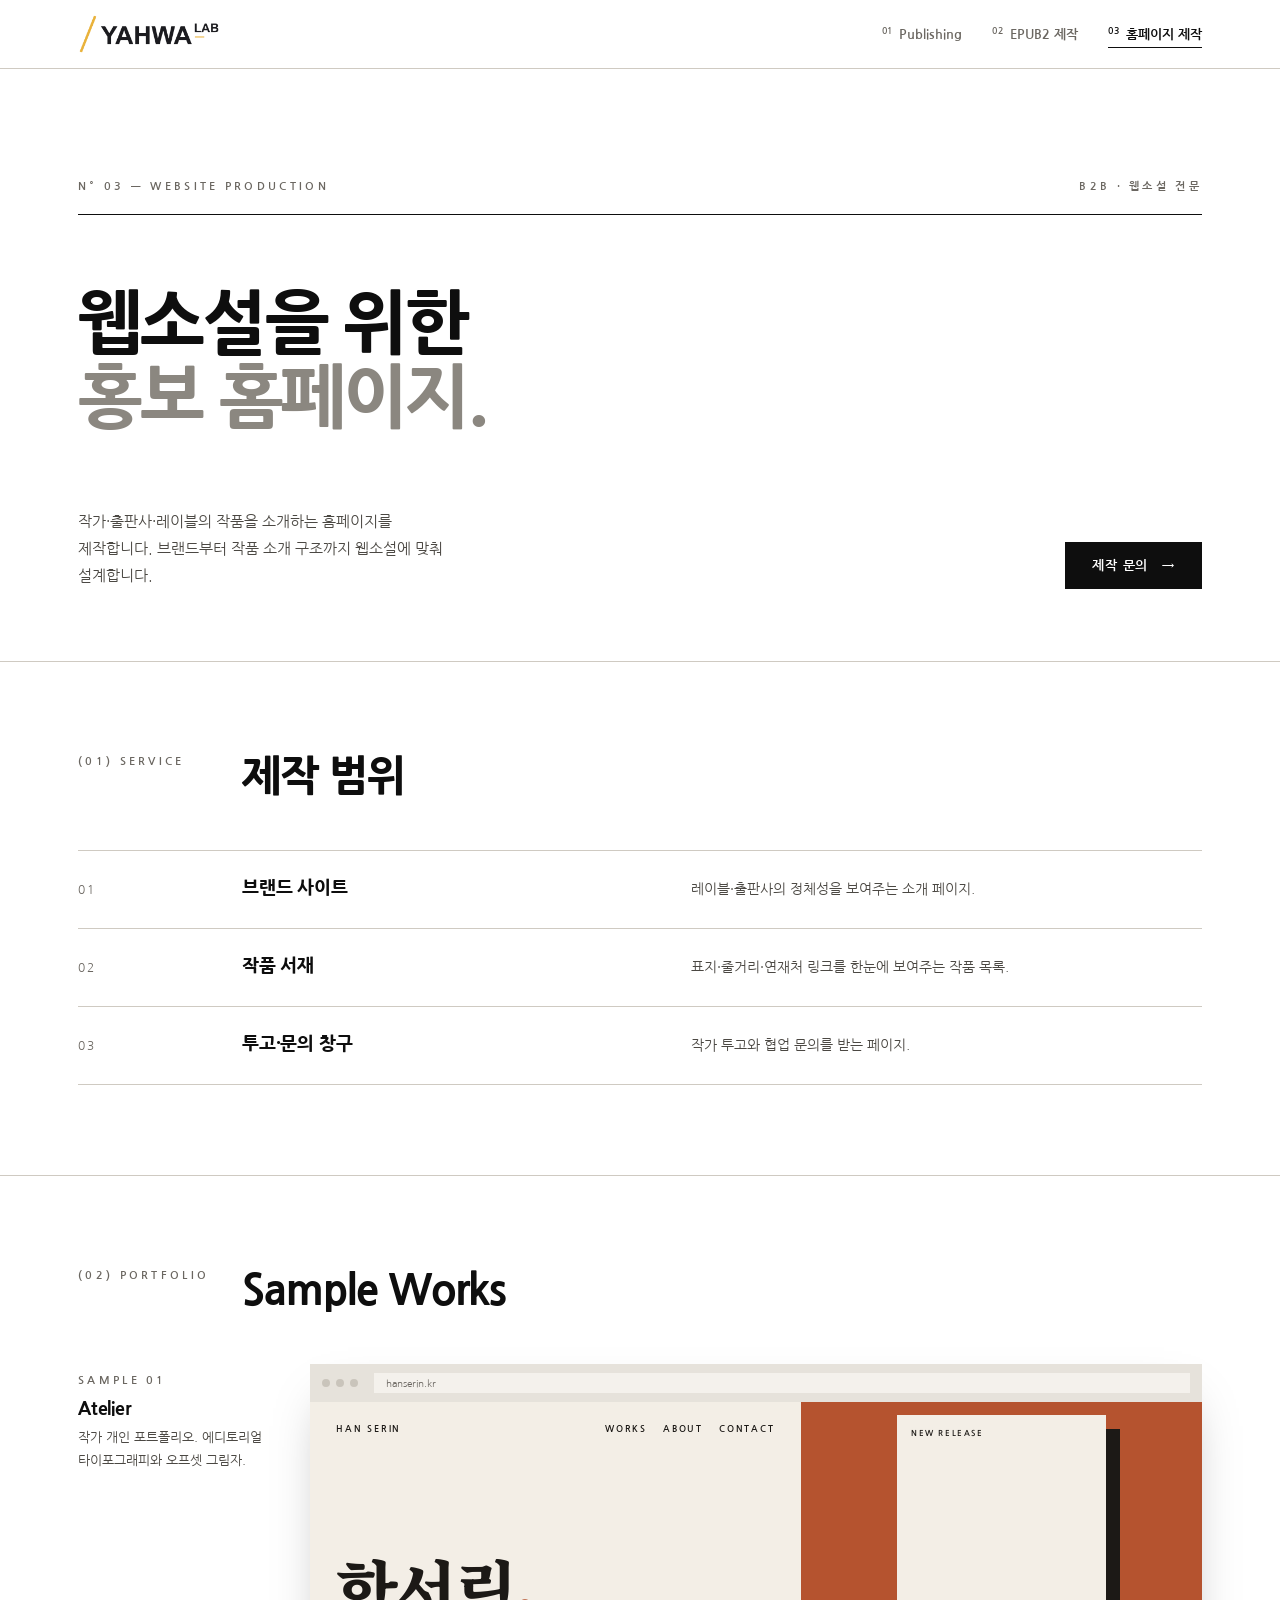
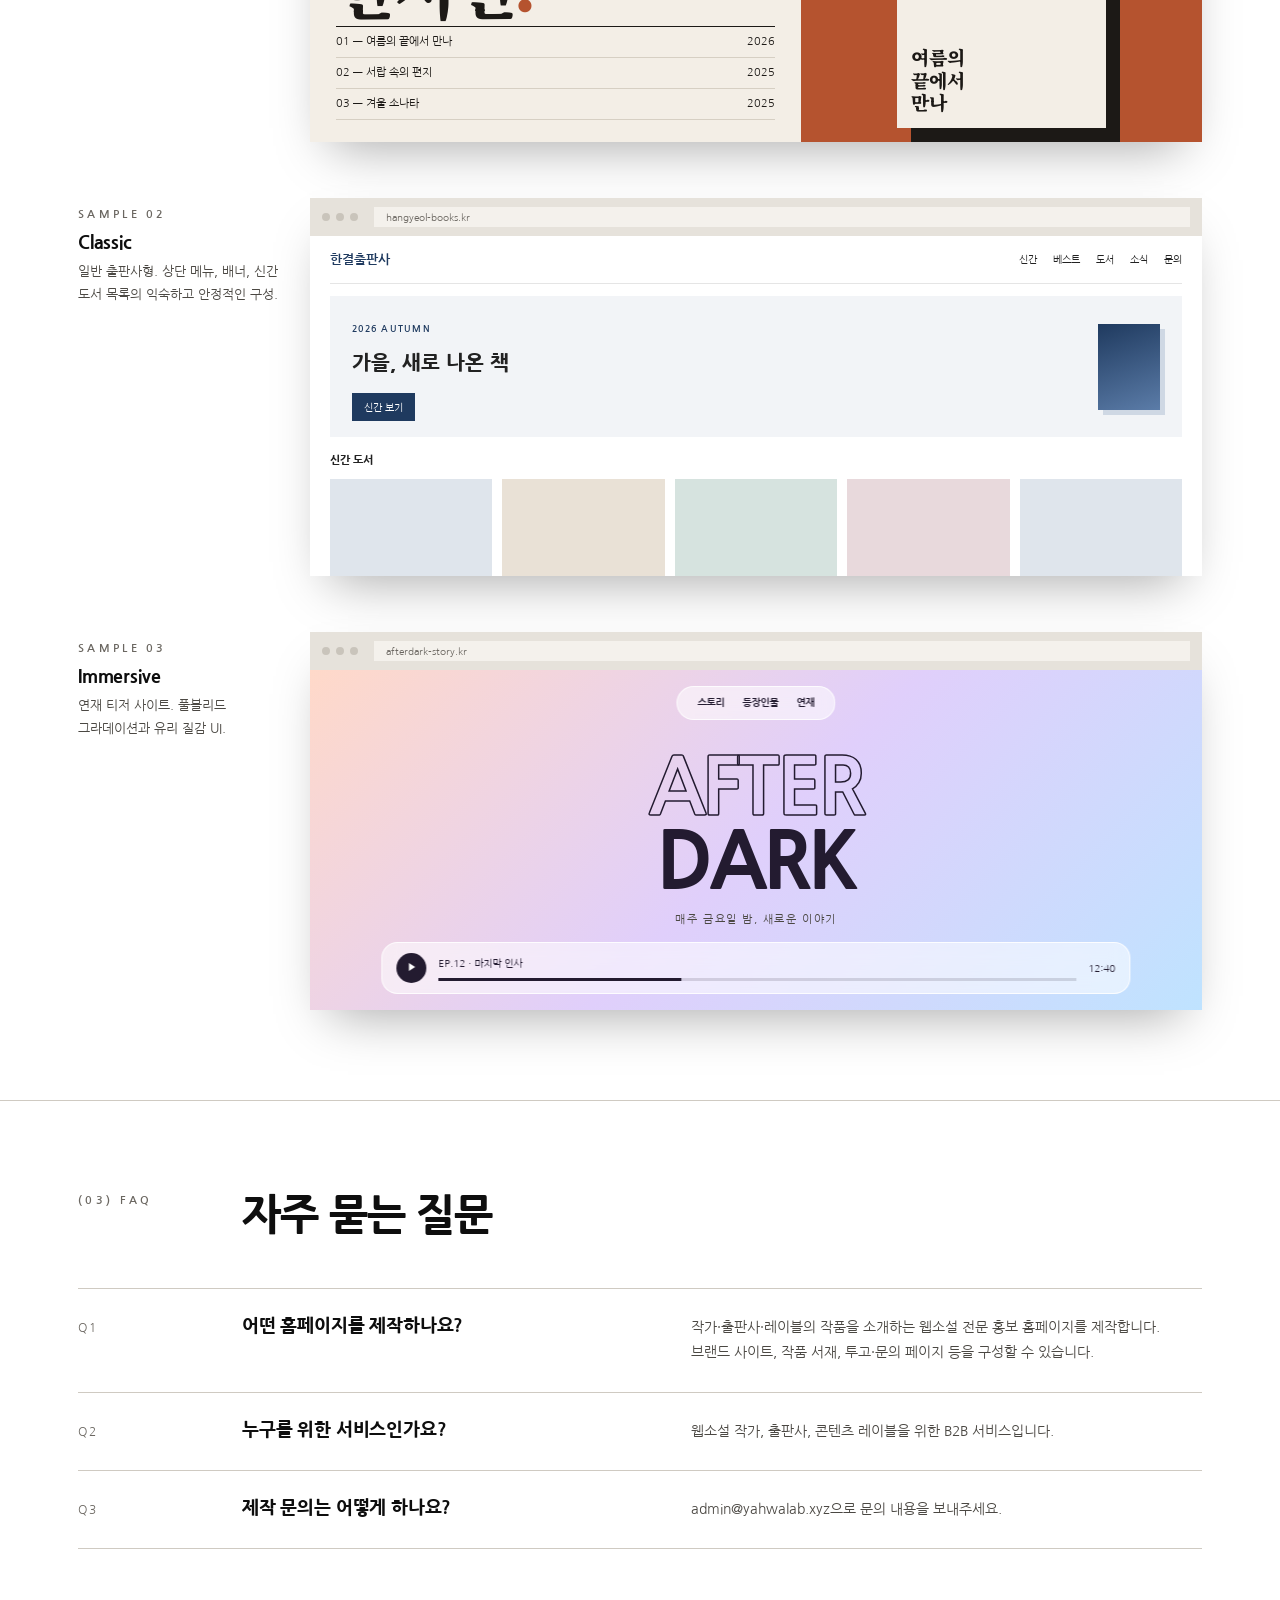
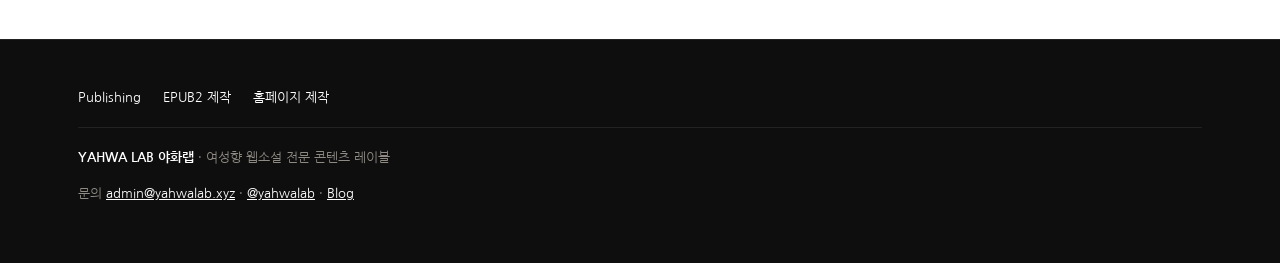
<file: web-production/index.html>
<!DOCTYPE html>
<html lang="ko">
<head>
<meta charset="UTF-8">
<meta name="viewport" content="width=device-width, initial-scale=1, viewport-fit=cover">
<title>웹소설 홍보 홈페이지 제작 (B2B) | 야화랩 YAHWA LAB</title>
<meta name="description" content="웹소설 작가·출판사·레이블을 위한 홍보 홈페이지 제작. 브랜드 사이트, 작품 서재, 투고·문의 페이지를 웹소설에 맞춰 설계합니다. B2B 전문.">
<meta name="robots" content="index,follow,max-snippet:-1,max-image-preview:large">
<meta name="theme-color" content="#FFFFFF" media="(min-width: 721px)"><meta name="theme-color" content="#FFFFFF" media="(max-width: 720px)">
<link rel="canonical" href="https://yahwalab.xyz/web-production/">
<meta property="og:type" content="website"><meta property="og:locale" content="ko_KR"><meta property="og:site_name" content="야화랩"><meta name="application-name" content="야화랩"><meta property="og:url" content="https://yahwalab.xyz/web-production/"><meta property="og:title" content="웹소설 홍보 홈페이지 제작 (B2B) | 야화랩 YAHWA LAB"><meta property="og:description" content="웹소설 작가·출판사·레이블을 위한 홍보 홈페이지 제작. 브랜드 사이트, 작품 서재, 투고·문의 페이지를 웹소설에 맞춰 설계합니다. B2B 전문."><meta property="og:image" content="https://yahwalab.xyz/assets/og-image.png"><meta property="og:image:width" content="1200"><meta property="og:image:height" content="630"><meta property="og:image:alt" content="야화랩 YAHWA LAB 로고">
<meta name="twitter:card" content="summary_large_image"><meta name="twitter:site" content="@yahwalab"><meta name="twitter:image" content="https://yahwalab.xyz/assets/og-image.png">
<!-- 검색엔진 소유 확인 메타태그(네이버 서치어드바이저·구글 서치콘솔)는 이 아래에 붙여넣으세요 -->
<link rel="icon" href="../assets/favicon.ico" sizes="48x48">
<link rel="icon" href="../assets/favicon.svg" type="image/svg+xml">
<link rel="icon" href="../assets/favicon-192.png" type="image/png" sizes="192x192">
<link rel="apple-touch-icon" href="../assets/apple-touch-icon.png">
<script type="application/ld+json">{"@context": "https://schema.org", "@graph": [{"@type": "Organization", "@id": "https://yahwalab.xyz/#org", "name": "야화랩", "alternateName": ["YAHWA LAB", "Yahwa Lab"], "url": "https://yahwalab.xyz/", "logo": "https://yahwalab.xyz/assets/img/logo-yahwa.png", "description": "야화랩(YAHWA LAB)은 BL을 중심으로 로맨스·로맨스 판타지·GL 웹소설을 기획·편집·출간하는 여성향 웹소설 전문 콘텐츠 레이블입니다. 웹소설 전문 EPUB2 제작과 B2B 홍보 홈페이지 제작도 제공합니다.", "email": "admin@yahwalab.xyz", "contactPoint": [{"@type": "ContactPoint", "contactType": "editorial submissions", "email": "editor@yahwalab.xyz", "availableLanguage": "ko"}, {"@type": "ContactPoint", "contactType": "customer service", "email": "admin@yahwalab.xyz", "availableLanguage": "ko"}], "knowsLanguage": "ko", "sameAs": ["https://x.com/yahwalab", "https://blog.naver.com/yahwalab"], "brand": {"@type": "Brand", "name": "트루비", "alternateName": "TRUE B", "description": "야화랩의 BL 전문 서브레이블"}}, {"@type": "WebSite", "@id": "https://yahwalab.xyz/#website", "name": "야화랩", "url": "https://yahwalab.xyz/", "inLanguage": "ko", "publisher": {"@id": "https://yahwalab.xyz/#org"}, "alternateName": ["YAHWA LAB", "야화랩 YAHWA LAB"]}, {"@type": "WebPage", "@id": "https://yahwalab.xyz/web-production/#page", "url": "https://yahwalab.xyz/web-production/", "name": "웹소설 홍보 홈페이지 제작 (B2B) | 야화랩 YAHWA LAB", "description": "웹소설 작가·출판사·레이블을 위한 홍보 홈페이지 제작. 브랜드 사이트, 작품 서재, 투고·문의 페이지를 웹소설에 맞춰 설계합니다. B2B 전문.", "inLanguage": "ko", "isPartOf": {"@id": "https://yahwalab.xyz/#website"}, "about": {"@id": "https://yahwalab.xyz/#org"}}, {"@type": "Service", "@id": "https://yahwalab.xyz/web-production/#service", "name": "웹소설 전문 홍보 홈페이지 제작", "serviceType": "웹사이트 제작", "provider": {"@id": "https://yahwalab.xyz/#org"}, "areaServed": "KR", "audience": {"@type": "BusinessAudience", "name": "웹소설 작가·출판사·콘텐츠 레이블"}, "description": "웹소설 작가·출판사·레이블을 위한 홍보 홈페이지 제작. 브랜드 사이트, 작품 서재, 투고·문의 페이지를 웹소설에 맞춰 설계합니다. B2B 전문.", "url": "https://yahwalab.xyz/web-production/"}, {"@type": "FAQPage", "mainEntity": [{"@type": "Question", "name": "어떤 홈페이지를 제작하나요?", "acceptedAnswer": {"@type": "Answer", "text": "작가·출판사·레이블의 작품을 소개하는 웹소설 전문 홍보 홈페이지를 제작합니다. 브랜드 사이트, 작품 서재, 투고·문의 페이지 등을 구성할 수 있습니다."}}, {"@type": "Question", "name": "누구를 위한 서비스인가요?", "acceptedAnswer": {"@type": "Answer", "text": "웹소설 작가, 출판사, 콘텐츠 레이블을 위한 B2B 서비스입니다."}}, {"@type": "Question", "name": "제작 문의는 어떻게 하나요?", "acceptedAnswer": {"@type": "Answer", "text": "admin@yahwalab.xyz으로 문의 내용을 보내주세요."}}]}, {"@type": "BreadcrumbList", "itemListElement": [{"@type": "ListItem", "position": 1, "name": "Publishing", "item": "https://yahwalab.xyz/"}, {"@type": "ListItem", "position": 2, "name": "홈페이지 제작", "item": "https://yahwalab.xyz/web-production/"}]}]}</script>
<script>try{if(sessionStorage.getItem('yw_ld')==='1')document.documentElement.className='seen'}catch(e){}</script>
<link rel="preload" as="image" href="../assets/img/logo-yahwa.png" fetchpriority="high">
<script>(function(){var h="https://fonts.googleapis.com/css2?family=Nanum+Gothic:wght@400;700;800&family=Noto+Serif+KR:wght@700;900&display=swap",d=0;function go(){if(d)return;d=1;var l=document.createElement("link");l.rel="stylesheet";l.href=h;document.head.appendChild(l)}try{new PerformanceObserver(function(l,o){if(l.getEntries().some(function(e){return e.name==="first-contentful-paint"})){o.disconnect();setTimeout(go,100)}}).observe({type:"paint",buffered:true})}catch(e){addEventListener("load",go)}setTimeout(go,3000)})()</script><noscript><link href="https://fonts.googleapis.com/css2?family=Nanum+Gothic:wght@400;700;800&family=Noto+Serif+KR:wght@700;900&display=swap" rel="stylesheet"></noscript>
<link rel="stylesheet" href="../css/style.css">
<noscript><style>#ld{display:none}</style></noscript>
</head>
<body>
<a class="skip" href="#main">본문 바로가기</a>
<div id="ld" aria-hidden="true"><i></i><i></i>
  <div class="c"><img fetchpriority="high" src="../assets/img/logo-yahwa.png" width="1000" height="282" alt=""><div class="pr"><b></b></div><div class="n" id="cn">000</div></div>
</div>

<header><div class="wrap">
  <a href="../" id="home" aria-label="야화랩 홈 (Publishing)"><img src="../assets/img/logo-yahwa.png" width="1000" height="282" alt="야화랩 YAHWA LAB"></a>
  <nav aria-label="주요 메뉴"><a href="../"><sup>01</sup>Publishing</a><a href="../epub2/"><sup>02</sup>EPUB2 제작</a><a href="../web-production/" aria-current="page"><sup>03</sup>홈페이지 제작</a></nav>
</div></header>

<main id="main">
  <div class="hero"><div class="wrap">
    <div class="meta"><span class="lb">N° 03 — Website Production</span><span class="lb">B2B · 웹소설 전문</span></div>
    <h1>웹소설을 위한<br><span>홍보 홈페이지.</span></h1>
    <div class="row"><p>작가·출판사·레이블의 작품을 소개하는 홈페이지를 제작합니다. 브랜드부터 작품 소개 구조까지 웹소설에 맞춰 설계합니다.</p><a class="btn" data-m="make" href="mailto:admin@yahwalab.xyz">제작 문의</a></div>
  </div></div>
  <section><div class="wrap"><div class="sh"><span class="lb">(01) Service</span><h2>제작 범위</h2></div>
    <div class="rows">
      <div><span class="n">01</span><h3>브랜드 사이트</h3><p>레이블·출판사의 정체성을 보여주는 소개 페이지.</p></div>
      <div><span class="n">02</span><h3>작품 서재</h3><p>표지·줄거리·연재처 링크를 한눈에 보여주는 작품 목록.</p></div>
      <div><span class="n">03</span><h3>투고·문의 창구</h3><p>작가 투고와 협업 문의를 받는 페이지.</p></div>
    </div></div></section>
  <section><div class="wrap"><div class="sh"><span class="lb">(02) Portfolio</span><h2>Sample Works</h2></div>
    <div class="mocks">
      <div class="mkw"><div><span class="lb">Sample 01</span><h3>Atelier</h3><p>작가 개인 포트폴리오. 에디토리얼 타이포그래피와 오프셋 그림자.</p></div>
        <div class="bw"><div class="tb"><u></u><u></u><u></u><em>hanserin.kr</em></div><div class="sc m1">
          <div class="l"><div class="nv"><b>HAN SERIN</b><span>Works</span><span>About</span><span>Contact</span></div><h5>한서린<i>.</i></h5>
            <div class="ls"><div><span>01 — 여름의 끝에서 만나</span><span>2026</span></div><div><span>02 — 서랍 속의 편지</span><span>2025</span></div><div><span>03 — 겨울 소나타</span><span>2025</span></div></div></div>
          <div class="r"><div class="bk"><small>NEW RELEASE</small><span>여름의<br>끝에서<br>만나</span></div></div></div></div></div>
      <div class="mkw"><div><span class="lb">Sample 02</span><h3>Classic</h3><p>일반 출판사형. 상단 메뉴, 배너, 신간 도서 목록의 익숙하고 안정적인 구성.</p></div>
        <div class="bw"><div class="tb"><u></u><u></u><u></u><em>hangyeol-books.kr</em></div><div class="sc m4">
          <div class="hd"><b>한결출판사</b><span>신간</span><span>베스트</span><span>도서</span><span>소식</span><span>문의</span></div>
          <div class="bn"><div><small>2026 AUTUMN</small><h5>가을, 새로 나온 책</h5><span class="bt">신간 보기</span></div><i></i></div>
          <div class="st">신간 도서</div><div class="bk5"><div><i></i><b>도서 제목</b><span>저자명</span></div><div><i></i><b>도서 제목</b><span>저자명</span></div><div><i></i><b>도서 제목</b><span>저자명</span></div><div><i></i><b>도서 제목</b><span>저자명</span></div><div><i></i><b>도서 제목</b><span>저자명</span></div></div></div></div></div>
      <div class="mkw"><div><span class="lb">Sample 03</span><h3>Immersive</h3><p>연재 티저 사이트. 풀블리드 그라데이션과 유리 질감 UI.</p></div>
        <div class="bw"><div class="tb"><u></u><u></u><u></u><em>afterdark-story.kr</em></div><div class="sc m3">
          <div class="nv"><span>스토리</span><span>등장인물</span><span>연재</span></div>
          <h5>AFTER<br><em>DARK</em></h5><p>매주 금요일 밤, 새로운 이야기</p>
          <div class="gl"><b>▶</b><div>EP.12 · 마지막 인사<i></i></div><span>12:40</span></div></div></div></div>
    </div></div></section>
  <section id="faq"><div class="wrap">
    <div class="sh"><span class="lb">(03) FAQ</span><h2>자주 묻는 질문</h2></div>
    <div class="rows">
      <div><span class="n">Q1</span><h3>어떤 홈페이지를 제작하나요?</h3><p>작가·출판사·레이블의 작품을 소개하는 웹소설 전문 홍보 홈페이지를 제작합니다. 브랜드 사이트, 작품 서재, 투고·문의 페이지 등을 구성할 수 있습니다.</p></div>
      <div><span class="n">Q2</span><h3>누구를 위한 서비스인가요?</h3><p>웹소설 작가, 출판사, 콘텐츠 레이블을 위한 B2B 서비스입니다.</p></div>
      <div><span class="n">Q3</span><h3>제작 문의는 어떻게 하나요?</h3><p>admin@yahwalab.xyz으로 문의 내용을 보내주세요.</p></div>
    </div></div></section>
</main>

<footer><div class="wrap">
  <div class="fn"><a href="../">Publishing</a><a href="../epub2/">EPUB2 제작</a><a href="../web-production/">홈페이지 제작</a></div>
  <p><b>YAHWA LAB 야화랩</b> · 여성향 웹소설 전문 콘텐츠 레이블</p>
  <p>문의 <a href="mailto:admin@yahwalab.xyz">admin@yahwalab.xyz</a> · <a href="https://x.com/yahwalab" target="_blank" rel="noopener">@yahwalab</a> · <a href="https://blog.naver.com/yahwalab" target="_blank" rel="noopener">Blog</a></p>
</div></footer>

<div id="md" role="dialog" aria-modal="true" aria-labelledby="mT"><div class="mb">
  <button class="x" aria-label="닫기">×</button>
  <span class="lb" id="mE"></span><h2 id="mT"></h2><div id="mB"></div>
  <div class="em"><code id="addr">admin@yahwalab.xyz</code><button class="btn" id="cp">이메일 복사</button></div>
</div></div>

<script src="../js/main.js" defer></script>
<!-- Cloudflare Web Analytics --><script>addEventListener('load',function(){var s=document.createElement('script');s.defer=true;s.src='https://static.cloudflareinsights.com/beacon.min.js';s.setAttribute('data-cf-beacon','{"token": "4b665a9471f0430cab8d0937a9870159"}');document.head.appendChild(s)})</script><!-- End Cloudflare Web Analytics -->
</body>
</html>
</file>
<file: css/style.css>
:root{box-sizing:border-box;padding-top:env(safe-area-inset-top,0px);padding-bottom:env(safe-area-inset-bottom,0px);
--bone:#FFFFFF;--acc:#E8B23A;--eo:cubic-bezier(.16,1,.3,1);--spring:cubic-bezier(.34,1.56,.64,1);--ink:#0E0E0E;--g:#8B8780;--gt:#6B6761;--hl:#CFCAC2;--sans:'Nanum Gothic','나눔고딕',NanumGothic,'나눔굴림','Malgun Gothic',sans-serif;--e:cubic-bezier(.76,0,.24,1)}
html{scroll-padding-top:env(safe-area-inset-top,0px);color-scheme:light}*{box-sizing:border-box}
body{margin:0;background:var(--bone);color:var(--ink);font-family:var(--sans);line-height:1.8;word-break:keep-all}
img{mix-blend-mode:normal}
.wrap{max-width:1180px;margin:0 auto;padding:0 28px}
p{margin:0 0 12px}.lb{font-size:11px;letter-spacing:.3em;text-transform:uppercase;color:var(--gt);font-weight:700}
h1,h2,h3{margin:0;font-weight:800;letter-spacing:-.025em;line-height:1.18}
h2{font-size:clamp(24px,3.6vw,42px)}h3{font-size:18px;letter-spacing:-.01em}
/* loader */
#ld{position:fixed;inset:0;z-index:99;cursor:pointer;display:grid;place-items:center;pointer-events:auto;overflow:hidden}
#ld i{position:absolute;inset:0;transition:transform 1.15s var(--e),border-radius 1.15s var(--e)}
#ld i:first-child{background:var(--ink);z-index:1}
#ld i:nth-child(2){background:#fff;z-index:2}
#ld.out{pointer-events:none}
#ld.out i{border-radius:0 0 50% 50%/0 0 12vh 12vh;transform:translateY(-102%)}
#ld.out i:first-child{transition-delay:.16s}
#ld .c{position:relative;z-index:3;display:flex;flex-direction:column;align-items:center;gap:26px;width:min(380px,76vw);transition:opacity .45s,transform .7s var(--e)}
#ld.out .c{opacity:0;transform:scale(.94) translateY(-10px)}
#ld img{width:100%;height:auto;clip-path:inset(0 100% 0 0);animation:ldr 1.2s var(--e) .15s forwards}
#ld .pr{width:100%;height:1px;background:var(--hl);position:relative;overflow:hidden}
#ld .pr b{position:absolute;inset:0;background:var(--ink);transform:scaleX(0);transform-origin:left;animation:bar 2.2s var(--e) .4s forwards}
#ld .n{align-self:flex-end;font-size:11px;letter-spacing:.2em;font-variant-numeric:tabular-nums;color:var(--gt);margin-top:-14px}
@keyframes ldr{from{clip-path:inset(0 100% 0 0);transform:translateY(12px)}to{clip-path:inset(0 0 0 0);transform:none}}@keyframes bar{to{transform:scaleX(1)}}
/* header */
header{position:sticky;top:env(safe-area-inset-top,0px);z-index:30;background:rgba(255,255,255,.92);backdrop-filter:blur(10px);border-bottom:1px solid var(--hl)}
header .wrap{display:flex;justify-content:space-between;align-items:center;gap:12px;flex-wrap:wrap;padding-top:14px;padding-bottom:14px}
header img{height:40px;width:auto;display:block}header #home{display:block;line-height:0}
nav{display:flex;gap:30px}
nav a{font:700 13px var(--sans);text-decoration:none;display:inline-block;background:none;border:0;padding:6px 0;cursor:pointer;color:var(--gt);position:relative;transition:color .3s}
nav a sup{font-size:9px;margin-right:6px;letter-spacing:.1em}
nav a::after{content:"";position:absolute;left:0;right:0;bottom:0;height:1px;background:var(--ink);transform:scaleX(0);transform-origin:right;transition:transform .5s var(--e)}
nav a:hover,nav a[aria-current=page]{color:var(--ink)}nav a[aria-current=page]::after{transform:scaleX(1);transform-origin:left}
@keyframes pin{from{opacity:0;transform:translateY(18px)}to{opacity:1;transform:none}}
/* hero */
.hero .wrap{padding-top:clamp(60px,12vh,120px);padding-bottom:64px}
.hero .meta{display:flex;justify-content:space-between;padding-bottom:18px;border-bottom:1px solid var(--ink);margin-bottom:clamp(40px,8vh,80px)}
.hero h1{font-size:clamp(28px,5.4vw,70px);letter-spacing:-.04em;line-height:1.08;max-width:15ch}
.hero h1 span{color:var(--g)}
.hero .row{display:flex;justify-content:space-between;align-items:flex-end;gap:32px;flex-wrap:wrap;margin-top:clamp(40px,8vh,80px)}
.hero .row p{max-width:380px;color:#4b4843;font-size:15px;margin:0}
.btn{position:relative;isolation:isolate;overflow:hidden;display:inline-flex;align-items:center;gap:14px;font:700 13px var(--sans);letter-spacing:.06em;padding:16px 26px;border:1px solid var(--ink);background:var(--ink);color:var(--bone);cursor:pointer;text-decoration:none;transition:color .45s var(--e)}
.btn::before{content:"";position:absolute;inset:-1px;z-index:-1;background:var(--bone);transform:translateY(101%);transition:transform .55s var(--e)}
.btn::after{content:"→";transition:transform .4s var(--e)}.btn:hover{color:var(--ink)}.btn:hover::before{transform:none}.btn:hover::after{transform:translateX(5px)}
.btn.o{background:transparent;color:var(--ink)}.btn.o::before{background:var(--ink)}.btn.o:hover{color:var(--bone)}
.btn.l{background:var(--bone);color:var(--ink);border-color:var(--bone)}.btn.l::before{background:var(--ink)}.btn.l:hover{color:var(--bone)}
section{padding:clamp(64px,10vh,110px) 0;border-top:1px solid var(--hl)}
.sh{display:grid;grid-template-columns:140px 1fr;gap:24px;margin-bottom:48px}@media(max-width:720px){.sh{grid-template-columns:1fr;gap:10px}}
/* works */
.works{display:grid;grid-template-columns:repeat(auto-fit,minmax(min(100%,240px),1fr));gap:40px 28px;align-items:start}
.wk{display:block;text-decoration:none;color:inherit;width:100%;max-width:260px;justify-self:center}
.cvi{display:block;width:100%;height:auto;max-width:100%;mix-blend-mode:normal;transition:.6s var(--e);background:#ddd}.wk:hover .cvi{transform:translateY(-8px)}
.wk .t h3{font-size:16px}.wk .au{font-size:12px;color:var(--gt);margin:2px 0 0}
.cv{aspect-ratio:2/3;background:#dedad3;position:relative;overflow:hidden;display:flex;flex-direction:column;justify-content:space-between;padding:20px;transition:.6s var(--e)}
.wk:nth-child(2) .cv{background:#cdc8bf}.wk:nth-child(3) .cv{background:#1b1b1b;color:var(--bone)}
.cv b{font-size:11px;letter-spacing:.3em}.cv strong{font-size:26px;line-height:1.2;letter-spacing:-.03em;font-weight:800}
.wk:hover .cv{transform:translateY(-8px)}
.wk .t{display:flex;justify-content:space-between;border-top:1px solid var(--ink);margin-top:16px;padding-top:12px}
.wk .t span{color:var(--gt);font-size:12px}
.ph{font-size:12px;color:var(--gt);margin-top:28px}
/* sub label */
.sub{display:grid;grid-template-columns:1fr 1fr;gap:48px;align-items:center}@media(max-width:720px){.sub{grid-template-columns:1fr}}
.sub .box{aspect-ratio:1;background:#fff;display:grid;place-items:center;border:1px solid var(--hl)}.sub .box img{width:40%;height:auto}
.chips span{display:inline-block;border:1px solid var(--ink);font-size:12px;font-weight:700;padding:4px 14px;margin:0 6px 6px 0;border-radius:99px}
/* rows */
.rows>div{display:grid;grid-template-columns:140px 1fr 1.2fr;gap:24px;padding:26px 0;border-top:1px solid var(--hl);align-items:baseline;transition:padding .5s var(--e)}
.rows>div:last-child{border-bottom:1px solid var(--hl)}.rows>div:hover{padding-left:14px}
.rows .n{font-size:12px;color:var(--gt);letter-spacing:.2em}.rows p{margin:0;color:#4b4843;font-size:14px}
@media(max-width:720px){.rows>div{grid-template-columns:50px 1fr}.rows p{grid-column:2}}
/* imprint */
.imp{background:var(--ink);color:var(--bone);border:0}.imp .lb{color:#8f8b84}
.imp h2{font-size:clamp(26px,4.6vw,58px);letter-spacing:-.04em;line-height:1.1;margin:22px 0 40px}.imp h2 span{color:#7d7a74}
.imp .r{display:flex;justify-content:space-between;align-items:flex-end;gap:32px;flex-wrap:wrap;border-top:1px solid #333;padding-top:28px}.imp p{max-width:440px;color:#b8b4ad;margin:0}
/* mocks */
.mocks{display:grid;gap:56px}
.mkw{display:grid;grid-template-columns:200px 1fr;gap:32px;align-items:start}@media(max-width:820px){.mkw{grid-template-columns:1fr;gap:12px}}
.mkw h3{margin:6px 0}.mkw p{font-size:13px;color:#4b4843}
.bw{box-shadow:0 24px 50px -20px rgba(0,0,0,.35);background:#fff;overflow:hidden}
.bw .tb{display:flex;gap:6px;align-items:center;padding:9px 12px;background:#e6e2db;font-size:10px;color:var(--gt)}.tb u{width:8px;height:8px;border-radius:50%;background:#c9c4bb}.tb em{font-style:normal;margin-left:10px;flex:1;background:#f4f1ec;padding:1px 12px}
.sc{height:340px;position:relative;overflow:hidden}
/* mock 1 atelier */
.m1{background:#f3eee6;color:#1c1916;font-family:'Noto Serif KR',serif;display:grid;grid-template-columns:1.1fr .9fr}
.m1 .l{padding:22px 26px;display:flex;flex-direction:column}.m1 .nv{display:flex;gap:16px;font:700 9px var(--sans);letter-spacing:.2em;text-transform:uppercase}.m1 .nv b{margin-right:auto}
.m1 h5{font:900 64px/1 'Noto Serif KR',serif;margin:auto 0 8px;letter-spacing:-.04em}.m1 h5 i{font-style:normal;color:#b5532f}
.m1 .ls{font:400 11px var(--sans);border-top:1px solid #1c1916}.m1 .ls div{display:flex;justify-content:space-between;padding:8px 0;border-bottom:1px solid #d6cfc3}
.m1 .r{background:#b5532f;display:grid;place-items:center;position:relative}.m1 .bk{width:52%;aspect-ratio:2/3;background:#f3eee6;padding:14px;display:flex;flex-direction:column;justify-content:space-between;box-shadow:14px 14px 0 #1c1916;font-weight:900;font-size:19px;line-height:1.2}.m1 .bk small{font:700 8px var(--sans);letter-spacing:.2em}
/* mock 2 bento */
.m2{background:#0d2a24;padding:14px;display:grid;grid-template-columns:repeat(4,1fr);grid-template-rows:repeat(3,1fr);gap:10px;font-family:var(--sans)}
.m2>div{border-radius:14px;padding:14px;position:relative;overflow:hidden}
.m2 .a{grid-column:span 2;grid-row:span 2;background:#efe6d6;color:#0d2a24;display:flex;flex-direction:column;justify-content:space-between}.m2 .a h5{font:800 30px/1.1 var(--sans);margin:0;letter-spacing:-.04em}.m2 .a small{font-size:9px;letter-spacing:.2em;font-weight:700}
.m2 .a::after{content:"";position:absolute;right:-20px;bottom:-30px;width:110px;height:160px;background:linear-gradient(160deg,#ff7a59,#0d2a24);border-radius:8px;transform:rotate(12deg)}
.m2 .b{background:#16463b;color:#efe6d6}.m2 .b strong{font:800 38px/1 var(--sans);display:block}.m2 .b span{font-size:9px;opacity:.7}
.m2 .c{background:#ff7a59;color:#0d2a24;font-weight:800;font-size:12px;display:flex;align-items:flex-end;justify-content:space-between}
.m2 .d{background:#1d5a4c;display:flex;flex-wrap:wrap;gap:4px;align-content:flex-start}.m2 .d span{font-size:9px;border:1px solid #efe6d6;color:#efe6d6;border-radius:99px;padding:1px 8px}
.m2 .e{grid-column:span 2;background:#efe6d6;display:flex;gap:8px;align-items:flex-end}.m2 .e i{flex:1;height:100%;border-radius:6px;background:linear-gradient(160deg,#16463b,#0d2a24)}.m2 .e i:nth-child(2){background:linear-gradient(160deg,#ff7a59,#c5472c)}.m2 .e i:nth-child(3){background:linear-gradient(160deg,#d7c9a8,#a89466)}
.m4{background:#fff;font-family:var(--sans);color:#222;padding:0 20px}.m4 .hd{display:flex;gap:16px;align-items:center;padding:12px 0;border-bottom:1px solid #e5e5e5;font-size:10px}.m4 .hd b{margin-right:auto;font-size:13px;color:#1f3a5f}
.m4 .bn{display:flex;justify-content:space-between;align-items:center;background:#f2f4f7;padding:16px 22px;margin:12px 0}.m4 .bn h5{font-size:20px;margin:4px 0 10px;font-weight:800}.m4 .bn small{font-size:9px;color:#1f3a5f;letter-spacing:.14em;font-weight:700}
.m4 .bt{display:inline-block;background:#1f3a5f;color:#fff;font-size:10px;padding:5px 12px}.m4 .bn i{width:62px;height:86px;background:linear-gradient(160deg,#1f3a5f,#5b7ca8);box-shadow:5px 5px 0 #cfd8e4}
.m4 .st{font-size:11px;font-weight:800;margin:14px 0 8px}.m4 .bk5{display:grid;grid-template-columns:repeat(5,1fr);gap:10px}.m4 .bk5 i{display:block;aspect-ratio:2/3;background:#dfe5ec;margin-bottom:5px}
.m4 .bk5>div:nth-child(2) i{background:#e9e1d6}.m4 .bk5>div:nth-child(3) i{background:#d6e3df}.m4 .bk5>div:nth-child(4) i{background:#e8d9dc}.m4 .bk5 b{display:block;font-size:10px}.m4 .bk5 span{font-size:9px;color:#777}
/* mock 3 immersive */
.m3{background:linear-gradient(135deg,#ffd9c9 0%,#e0cffb 50%,#bfe3ff 100%);display:flex;flex-direction:column;align-items:center;justify-content:center;font-family:var(--sans);color:#231b30}
.m3 .nv{position:absolute;top:16px;left:50%;transform:translateX(-50%);display:flex;gap:18px;background:rgba(255,255,255,.55);backdrop-filter:blur(8px);padding:7px 20px;border-radius:99px;font-size:10px;font-weight:700;border:1px solid rgba(255,255,255,.8)}
.m3 h5{font:900 78px/.95 var(--sans);letter-spacing:-.05em;margin:0;color:transparent;-webkit-text-stroke:1.5px #231b30;text-align:center}.m3 h5 em{font-style:normal;color:#231b30;-webkit-text-stroke:0}
.m3 p{font-size:11px;margin:12px 0 0;letter-spacing:.14em}
.m3 .gl{position:absolute;left:50%;bottom:16px;transform:translateX(-50%);width:84%;display:flex;align-items:center;gap:12px;background:rgba(255,255,255,.55);backdrop-filter:blur(10px);padding:10px 14px;border-radius:16px;border:1px solid rgba(255,255,255,.85);font-size:10px}
.m3 .gl b{width:30px;height:30px;border-radius:50%;background:#231b30;color:#fff;display:grid;place-items:center;font-size:10px}.m3 .gl div{flex:1}.m3 .gl i{display:block;height:3px;background:rgba(35,27,48,.15);margin-top:6px}.m3 .gl i::after{content:"";display:block;width:38%;height:100%;background:#231b30}
footer{background:var(--ink);color:#8f8b84;padding:46px 0;font-size:13px;border-top:1px solid #222}footer a{color:var(--bone)}footer b{color:#fff}
/* modal */
#md{position:fixed;inset:0;z-index:90;background:rgba(14,14,14,.6);display:none;place-items:center;padding:20px;backdrop-filter:blur(6px)}#md.on{display:grid}
.mb{background:var(--bone);max-width:560px;width:100%;max-height:90vh;overflow:auto;padding:38px 34px;position:relative;animation:pin .5s var(--e)}
.mb .x{position:absolute;top:12px;right:16px;background:none;border:0;font-size:28px;cursor:pointer}
.mb h2{font-size:30px;margin:10px 0 20px}.mb ul{list-style:none;padding:0;margin:0 0 18px;font-size:14px}.mb li{padding:10px 0;border-top:1px solid var(--hl)}
.mb .cl{font-size:14px;color:#4b4843;border-top:1px solid var(--ink);padding-top:16px}
.em{display:flex;gap:8px;margin:20px 0 0;flex-wrap:wrap}.em code{flex:1;min-width:210px;border:1px solid var(--ink);padding:13px 16px;font:700 14px var(--sans)}.em .btn{padding:13px 22px}.em .btn::after{content:""}
@media (prefers-reduced-motion:reduce){*{animation-duration:.01s!important;animation-delay:0s!important;transition:none!important}}

/* --- 추가 */
.seen #ld{display:none}
.skip{position:absolute;left:-999px;top:0;background:var(--ink);color:var(--bone);padding:10px 16px;z-index:200}.skip:focus{left:0}
a:focus-visible,button:focus-visible{outline:2px solid var(--ink);outline-offset:3px}
footer .fn{display:flex;gap:22px;flex-wrap:wrap;margin:0 0 18px;padding-bottom:18px;border-bottom:1px solid #222}footer .fn a{text-decoration:none}footer .fn a:hover{text-decoration:underline}
.nf{min-height:70vh;display:grid;place-items:center;text-align:center}.nf h1{font-size:clamp(48px,10vw,120px);letter-spacing:-.05em;margin:0 0 12px}

/* --- 모바일 대응 --- */
@media(max-width:720px){
  :root{--bone:#FFFFFF}
  header{background:rgba(255,255,255,.94)}
  header .wrap{flex-direction:column;justify-content:center;align-items:center;flex-wrap:nowrap}
  h1,h2,.hero h1,.imp h2,.mb h2,.nf h1{line-height:1.5em}
  .sub .box{border:1px solid var(--hl)}
  .wrap{padding-left:max(20px,env(safe-area-inset-left,0px));padding-right:max(20px,env(safe-area-inset-right,0px))}
  /* 헤더: 로고 중앙 + 균등 분할 탭바 (모바일에서는 화면을 덜 가리도록 고정하지 않음) */
  header{position:static}
  header .wrap{gap:10px;padding-top:16px;padding-bottom:0}
  header img{height:32px}
  nav{justify-content:stretch;display:grid;grid-auto-flow:column;grid-auto-columns:1fr;gap:0;width:100%;border-top:1px solid var(--hl)}
  nav a{display:flex;flex-direction:column;align-items:center;justify-content:center;min-height:52px;padding:8px 2px;font-size:12px;line-height:1.3;text-align:center;white-space:nowrap}
  nav a sup{display:block;margin:0 0 3px;font-size:9px}
  nav a::after{height:2px}
  /* 본문 */
  .hero .wrap{padding-top:48px;padding-bottom:48px}
  .hero .meta{flex-wrap:wrap;gap:4px 16px;padding-bottom:14px;margin-bottom:36px}
  .hero .row{gap:24px;margin-top:36px}
  .hero .row>div{display:flex;gap:8px;width:100%}
  .hero .row>div .btn{flex:1;justify-content:space-between}
  .hero .row>.btn{width:100%;justify-content:space-between}
  .imp .r>.btn{width:100%;justify-content:space-between}
  section{padding:56px 0}
  .sh{margin-bottom:32px}
  .works{grid-template-columns:repeat(2,minmax(0,1fr));gap:28px 14px}
  .wk .t{gap:8px;margin-top:12px}.wk .t h3{font-size:14px;line-height:1.35}.wk .au{font-size:12px}.wk .t span{font-size:12px;flex:none}
  .rows>div{gap:6px 16px;padding:22px 0}
  .rows>div:hover{padding-left:0}
  .sub{gap:32px}
  .sub .box img{width:36%}
  .mb{padding:30px 20px}
  .mb h2{font-size:24px}
  footer{padding:36px 0}
  footer .fn{gap:12px 18px}
  /* 샘플 목업 축소 */
  .sc{height:290px}
  .m1{grid-template-columns:minmax(0,1.1fr) minmax(0,.9fr)}.m1 .nv{white-space:nowrap}.m1 .nv span:last-child{display:none}
  .m1 .l{padding:16px 14px}.m1 .nv{gap:8px;font-size:8px}.m1 h5{font-size:40px}.m1 .ls{font-size:10px}.m1 .bk{width:62%;padding:10px;font-size:15px;box-shadow:8px 8px 0 #1c1916}
  .m4{padding:0 12px}.m4 .hd{gap:10px}.m4 .hd span:nth-last-child(-n+2){display:none}.m4 .bn{padding:12px 14px}.m4 .bn h5{font-size:15px}.m4 .bn i{width:46px;height:64px}.m4 .bk5{grid-template-columns:repeat(4,1fr);gap:6px}.m4 .bk5>div:nth-child(5){display:none}
  .m3 h5{font-size:52px}.m3 .nv{gap:12px;padding:6px 14px}.m3 .gl{width:90%}
}


/* ================= v2 · motion ================= */
.hero{overflow-x:clip}
.hero .wrap{padding-bottom:clamp(48px,8vh,80px)}
.hero .meta{position:relative;border-bottom:0}
.hero .meta::after{content:"";position:absolute;left:0;right:0;bottom:0;height:1px;background:var(--ink);transform:scaleX(0);transform-origin:left}
.rd .hero .meta::after{animation:draw 1.6s var(--e) .1s forwards}
@keyframes draw{to{transform:none}}
#hsl.sw{animation:lbIn .8s var(--eo)}
@keyframes lbIn{from{opacity:0;translate:0 10px}to{opacity:1;translate:none}}
.rd header{animation:hdr 1.1s var(--eo) .15s both}
@keyframes hdr{from{opacity:0;translate:0 -100%}to{opacity:1;translate:none}}

/* slides */
.hs .hs-vp{display:grid}
.hs-s{grid-area:1/1;display:grid;grid-template-columns:minmax(0,1.3fr) minmax(0,1fr);gap:clamp(24px,5vw,64px);align-items:end;opacity:0;visibility:hidden;transition:opacity .35s var(--e) .3s,visibility 0s .9s}
.hs-s.on{opacity:1;visibility:visible;transition:opacity .5s var(--e) .45s,visibility 0s}
.hs-s .row{margin-top:clamp(28px,6vh,56px)}
.hero.hs h1,.hero.hs .hs-h{font-size:clamp(28px,5vw,66px);letter-spacing:-.04em;line-height:1.1;max-width:none;margin:0}
.hero .ln,.hero .ln>span{color:var(--ink)}.hero .ln.g,.hero .ln.g>span{color:var(--g)}
.ln{display:block;overflow:hidden;padding:.1em 0 .14em;margin:-.1em 0 -.14em}
.ln>span{display:block;transform:translateY(112%) rotate(4deg);transform-origin:0 100%}
.rd .hs-s.on .ln>span{animation:lnIn 1.2s var(--eo) both;animation-delay:calc(.58s + var(--i)*.09s)}
.rd .hs-s.out .ln>span{animation:lnOut .55s var(--e) both;animation-delay:calc(var(--i)*.04s)}
@keyframes lnIn{from{transform:translateY(112%) rotate(4deg)}to{transform:none}}
@keyframes lnOut{from{transform:none}to{transform:translateY(-112%) rotate(-3deg)}}
.rw>*{opacity:0;translate:0 26px}
.rd .hs-s.on .rw>*,.rd .hs-s.out .rw>*{animation:fup 1s var(--eo) both;animation-delay:calc(1.05s + var(--k,0)*.12s)}
.rw>*:nth-child(2){--k:1}
@keyframes fup{from{opacity:0;translate:0 26px}to{opacity:1;translate:none}}
.hs-v{display:flex;flex-direction:column;justify-content:flex-end;align-items:center;min-width:0;position:relative}
.hs-nt{font-size:12px;color:var(--gt);margin:12px 0 0;align-self:flex-start}
.sr .hs-nt{align-self:flex-end;width:100%;max-width:520px;text-align:center;margin-top:clamp(26px,4.4vh,42px)}.hero .row p .hs-nt{display:block}

/* slide 1 · cover fan */
.fan{position:relative;width:100%;max-width:520px;aspect-ratio:1/.95;margin-left:auto;--px:0;--py:0}
.fan .slash{position:absolute;left:2%;bottom:0;width:13px;height:92%;background:var(--acc);border-radius:2px;transform-origin:50% 100%;rotate:20deg;scale:1 0}
.rd .hs-s.on .fan .slash,.rd .hs-s.out .fan .slash{animation:slash 1.3s var(--e) .55s forwards}
@keyframes slash{to{scale:1 1}}
.fc{position:absolute;bottom:5%;width:35%;rotate:var(--r);translate:0 var(--ty);z-index:var(--n);transform:translate(calc(var(--px)*var(--k)*1px),calc(var(--py)*var(--k)*.7px))}
.fi{display:block;opacity:0;translate:0 130%;rotate:-16deg;scale:.84}
.rd .hs-s.on .fi,.rd .hs-s.out .fi{animation:fcIn 1.3s var(--spring) both,flt 6.4s ease-in-out infinite;animation-delay:calc(.8s + var(--n)*.12s),calc(var(--n)*-1.4s)}
@keyframes fcIn{from{opacity:0;translate:0 130%;rotate:-16deg;scale:.84}35%{opacity:1}to{opacity:1;translate:0 0;rotate:0deg;scale:1}}
@keyframes flt{50%{transform:translateY(-9px)}}
.fc.c-t{left:3%;bottom:35%;width:44%}.fc.c-y{right:0;bottom:5%;width:74%}
.lc{position:relative;overflow:hidden;display:grid;place-items:center;background:#fff;border:1px solid var(--ink);border-radius:20px;box-shadow:0 34px 46px -26px rgba(0,0,0,.45);transition:transform .8s var(--eo)}
.c-t .lc{aspect-ratio:1/1.08;padding:14%}.c-y .lc{aspect-ratio:2.5/1;padding:5% 7%}
.lc img{display:block;width:100%;height:auto}
.lc::after{content:"";position:absolute;inset:0;background:linear-gradient(105deg,transparent 38%,rgba(232,178,58,.3) 50%,transparent 62%);translate:-130% 0;transition:translate 1s var(--e)}
.fc:hover{z-index:9}.fc:hover .lc{transform:translateY(-14px) rotate(-1.5deg) scale(1.03)}.fc:hover .lc::after{translate:130% 0}
.orb{position:absolute;left:25%;top:38%;border-radius:50%;border:1px dashed #b9b5ad;translate:-50% -50%;opacity:0}
.orb.o1{width:54%;aspect-ratio:1}.orb.o2{width:78%;aspect-ratio:1;border-color:var(--hl)}
.rd .hs-s.on .orb,.rd .hs-s.out .orb{animation:orbIn 1.2s var(--eo) .6s forwards,spin 40s linear infinite}
.rd .hs-s.on .o2,.rd .hs-s.out .o2{animation-direction:normal,reverse;animation-duration:1.2s,60s}
@keyframes orbIn{from{opacity:0;scale:.6}to{opacity:1;scale:1}}@keyframes spin{to{rotate:360deg}}

/* slide 2 · kinetic platform list */
.kt{--u:1;align-items:stretch;justify-content:flex-end}
.kl{list-style:none;margin:0;padding:0;width:100%;position:relative}
.kl li{position:relative;padding:clamp(10px,1.6vh,16px) 0 clamp(8px,1.4vh,14px);border-top:1px solid var(--ink);transition:opacity .4s var(--e)}
.kl li:last-child{border-bottom:1px solid var(--ink)}
.kl li span{display:block;font-size:clamp(30px,4.2vw,56px);font-weight:800;letter-spacing:-.045em;line-height:1.15;transform-origin:0 60%;transition:translate .6s var(--eo)}
.kl li::before{content:"";position:absolute;left:0;top:50%;width:7px;height:.9em;background:var(--acc);transform:translateY(-50%) skewX(-20deg) scaleY(0);transition:transform .5s var(--eo);font-size:clamp(30px,4.2vw,56px)}
.kl:hover li:not(:hover){opacity:.25}
.kl li:hover span{translate:24px 0}.kl li:hover::before{transform:translateY(-50%) skewX(-20deg) scaleY(1)}
.rd .hs-s.on .kl li,.rd .hs-s.out .kl li{animation:kLine .01s linear backwards;animation-delay:0s}
.rd .hs-s.on .kl li span,.rd .hs-s.out .kl li span{animation:kIn 2s cubic-bezier(.22,1,.36,1) backwards;animation-delay:calc(.75s + var(--i)*.14s)}
@keyframes kIn{
 0%{opacity:0;translate:calc(var(--ax)*var(--u)) calc(var(--ay)*var(--u));scale:var(--ss);rotate:var(--sr)}
 22%{opacity:1}
 52%{translate:calc(var(--ax)*var(--u)*-.35) calc(var(--ay)*var(--u)*-.3);scale:calc(2.1 - var(--ss)*.35);rotate:calc(var(--sr)*-.5)}
 78%{translate:calc(var(--ax)*var(--u)*.06) calc(var(--ay)*var(--u)*.08);scale:1.07;rotate:calc(var(--sr)*.08)}
 100%{opacity:1;translate:0 0;scale:1;rotate:0deg}}
@keyframes kLine{from{opacity:1}}

/* slide 3 · device mock */
.pw{position:relative;width:min(300px,100%);margin:0 auto;--rx:0;--ry:0}
.dvf{filter:drop-shadow(0 30px 28px rgba(0,0,0,.2))}
.rd .hs-s.on .dvf,.rd .hs-s.out .dvf{animation:devIn 1s var(--eo) .3s both}
.dev{position:relative;width:min(272px,100%);height:clamp(380px,60vh,510px);margin:0 auto;background:#0d0d0f;border-radius:44px 44px 0 0;padding:9px 9px 0;box-shadow:inset 0 0 0 1.5px #303033;-webkit-mask-image:linear-gradient(#000 80%,transparent);mask-image:linear-gradient(#000 80%,transparent);}
@keyframes devIn{from{opacity:0;translate:0 56px}}
.scr{height:100%;background:#f4f3f0;border-radius:35px 35px 0 0;overflow:hidden;position:relative;font-family:var(--sans);color:#111;text-align:left;padding:0 14px}
.scr::after{content:"";position:absolute;inset:0;background:linear-gradient(112deg,rgba(255,255,255,.55) 0,rgba(255,255,255,0) 34%);pointer-events:none;z-index:6}
.sb{display:flex;justify-content:space-between;align-items:center;height:42px;padding:6px 8px 0;font-size:11px;font-weight:800;position:relative}
.sb .isl{position:absolute;left:50%;top:9px;width:78px;height:23px;border-radius:99px;background:#000;translate:-50% 0}
.sb svg{height:10px;width:auto;display:inline-block;margin-left:4px;vertical-align:middle}
.ab{display:flex;align-items:center;justify-content:space-between;padding:6px 2px 10px}
.ab img{height:13px;width:auto;display:block}
.av{width:24px;height:24px;border-radius:50%;background:#111;color:#fff;display:grid;place-items:center;font-size:10px;font-weight:800}
.who{font-size:10px;color:#77746d;margin:0 2px 10px}.who u{margin-left:8px;text-underline-offset:2px}
.who b{color:#111;font-size:13px;display:block;letter-spacing:-.02em;margin-bottom:1px}
.sch{background:#111;color:#fff;border-radius:16px;padding:13px 14px;position:relative;overflow:hidden}
.sch::after{content:"";position:absolute;right:-26px;top:-30px;width:86px;height:86px;border-radius:50%;background:var(--acc);opacity:.22}
.sch>small{display:block;font-size:9.5px;color:#a9a59d;margin-bottom:9px;letter-spacing:.02em}
.sch2{display:grid;grid-template-columns:1fr 1fr;gap:10px;position:relative;z-index:1}
.sch2 div{display:flex;flex-direction:column;gap:1px}.sch2 small{font-size:9px;color:#a9a59d}.sch2 b{font-size:12.5px;letter-spacing:-.02em}
.ic{width:22px;height:22px;border-radius:7px;background:var(--acc);display:grid;place-items:center;margin-bottom:5px}.ic svg{width:12px;height:12px}
.cd{background:#fff;border-radius:16px;padding:13px 14px;margin-top:10px;box-shadow:0 1px 0 rgba(0,0,0,.04),0 10px 22px -16px rgba(0,0,0,.25)}
.cdh{display:flex;justify-content:space-between;align-items:baseline;gap:6px;margin-bottom:10px}.cdh b{font-size:10.5px;letter-spacing:-.02em}.cdh small{font-size:8.5px;color:#8b8780;white-space:nowrap}
.cols{display:grid;grid-template-columns:repeat(6,1fr);gap:7px;height:98px;background:repeating-linear-gradient(to top,transparent 0,transparent 23px,#efede9 23px,#efede9 24px)}
.cols>div{display:grid;grid-template-rows:1fr auto;justify-items:center;min-width:0}
.cols s{align-self:end;width:100%;height:calc(var(--h)*1%);background:#e3e0da;border-radius:5px 5px 2px 2px;text-decoration:none;position:relative;transform-origin:bottom;scale:1 0}
.cols .hi s{background:#111}
.cols s i{position:absolute;left:50%;bottom:calc(100% + 6px);translate:-50% 0;background:var(--acc);color:#111;font-style:normal;font-size:8.5px;font-weight:800;padding:2px 6px;border-radius:6px;white-space:nowrap}
.cols s i::after{content:"";position:absolute;left:50%;top:100%;translate:-50% 0;border:3px solid transparent;border-top-color:var(--acc)}
.cols em{font-style:normal;font-size:8.5px;color:#8b8780;margin-top:5px;font-weight:700}
.rd .hs-s.on .cols s,.rd .hs-s.out .cols s{animation:grow 1.1s var(--eo) both;animation-delay:calc(1.4s + var(--k)*.09s)}
@keyframes grow{to{scale:1 1}}
.cols .hi s i{opacity:0}.rd .hs-s.on .cols .hi s i,.rd .hs-s.out .cols .hi s i{animation:fadeIn .5s ease 2.4s both}
@keyframes fadeIn{to{opacity:1}}
.tw{display:grid;grid-template-columns:26px 1fr auto;align-items:center;gap:9px;padding:7px 0;border-top:1px solid #efede9;font-size:10.5px}.tw:first-of-type{border-top:0}
.tw i{width:26px;height:34px;border-radius:3px;display:block}.tw span{font-weight:700;letter-spacing:-.02em}.tw b{font-size:10.5px}
.tw div{display:flex;flex-direction:column;gap:4px}.tw div u{display:block;height:3px;border-radius:2px;background:#111;text-decoration:none}
.chip{position:absolute;z-index:8;background:#fff;border:1px solid #111;border-radius:16px;padding:10px 14px;display:flex;align-items:center;gap:10px;box-shadow:0 18px 30px -18px rgba(0,0,0,.5);opacity:0;scale:.4;white-space:nowrap}
.chip small{display:block;font-size:9.5px;color:#77746d}.chip b{font-size:13px;letter-spacing:-.02em;display:block;line-height:1.3}.chip u{text-decoration:none;font-size:10px;font-weight:800;color:#111;background:var(--acc);border-radius:99px;padding:1px 8px;display:inline-block;margin-top:3px}
.chip .ic{margin:0}
.c1{left:-36%;top:30%;transform-origin:100% 50%}.c2{right:-36%;top:58%;transform-origin:0 50%}
.rd .hs-s.on .chip,.rd .hs-s.out .chip{animation:chIn 1s var(--spring) both,bob 5s ease-in-out infinite;animation-delay:2s,0s}
.rd .hs-s.on .c2,.rd .hs-s.out .c2{animation-delay:2.3s,-2s}
@keyframes chIn{to{opacity:1;scale:1}}


/* slide 1 · 한 컷에 하나: 장르 단어가 비트에 맞춰 차례로 → 로고로 마무리 */
.pn{position:relative;width:100%;max-width:520px;aspect-ratio:1/.95;margin-left:auto;display:grid;place-items:center}
.pn>*{grid-area:1/1}
.pn .slash{position:absolute;left:2%;bottom:0;width:13px;height:92%;background:var(--acc);border-radius:2px;transform-origin:50% 100%;rotate:20deg;scale:1 0}
.rd .hs-s.on .pn .slash,.rd .hs-s.out .pn .slash{animation:slash 1s var(--e) .3s forwards,slashOut .5s ease 3.3s forwards}
@keyframes slashOut{to{opacity:0}}
.pn b{font-size:clamp(40px,6.4vw,86px);font-weight:800;letter-spacing:-.045em;line-height:1.05;text-align:center;opacity:0}
.rd .hs-s.on .pn b{animation:pnW .72s var(--eo) var(--d) both}
@keyframes pnW{0%{opacity:0;scale:1.4;filter:blur(10px)}60%{opacity:1;scale:1;filter:blur(0)}88%{opacity:1;scale:1;filter:blur(0)}100%{opacity:0;scale:.96;filter:blur(0)}}
.pn .pl{width:80%;height:auto;justify-self:center;opacity:0}
.pn .pt{width:17%;height:auto;justify-self:center;align-self:end;margin-bottom:9%;opacity:0}
.rd .hs-s.on .pn .pl,.rd .hs-s.out .pn .pl{animation:pnL 1.1s var(--eo) 3.5s both}
.rd .hs-s.on .pn .pt,.rd .hs-s.out .pn .pt{animation:fup 1s var(--eo) 4.4s both}
@keyframes pnL{from{opacity:1;clip-path:inset(0 100% 0 0)}to{opacity:1;clip-path:inset(0 0 0 0)}}

/* slide 2 · 한 컷에 하나: 유통처가 가운데에서 한 곳씩, 마지막은 남김 */
.sr{align-items:stretch;justify-content:flex-end}
.sr-st{width:100%;max-width:520px;margin-left:auto;display:flex;flex-direction:column;align-items:center}
.sr-st em{font-style:normal;font-size:12px;font-weight:800;letter-spacing:.12em;color:var(--gt);margin-bottom:clamp(20px,3.6vh,34px)}
.sr-rg{display:grid;place-items:center;width:100%}
.sr-rg>*{grid-area:1/1}
.sr-rg b{font-size:clamp(44px,6.2vw,84px);font-weight:800;letter-spacing:-.045em;line-height:1.1;text-align:center;white-space:nowrap;opacity:0}
.rd .hs-s.on .sr-rg b{animation:pnW .72s var(--eo) var(--d) both}
.sr-l{list-style:none;margin:0;padding:0;display:flex;flex-direction:column;align-items:center;gap:clamp(8px,1.6vh,14px)}
.sr-l li{font-size:clamp(26px,3.4vw,44px);font-weight:800;letter-spacing:-.045em;line-height:1.2;opacity:0}
.rd .hs-s.on .sr-l li{animation:srL .9s var(--eo) calc(4.7s + var(--i)*.1s) both}
@keyframes srL{from{opacity:0;translate:0 18px;filter:blur(2px)}to{opacity:1;translate:0 0;filter:blur(0)}}

/* slide 3 · 실제 작가 화면(샘플 데이터) */
.scr.st{background:#fff;text-align:center;padding:0 12px}
.slg{display:block;width:92px;height:auto;margin:14px auto 6px}
.stt{font-size:11px;font-weight:800;letter-spacing:-.02em}
.sem{font-size:9px;color:var(--gt);margin-top:8px}
.slk{display:flex;justify-content:center;gap:12px;margin-top:6px;font-size:9px}.slk u{text-underline-offset:2px}
.st hr{border:0;border-top:1.5px solid var(--ink);margin:12px 0 12px}
.ssn{font-size:8.5px;color:var(--gt);margin-top:10px}
.sh2{font-size:15px;font-weight:800;letter-spacing:-.03em;margin:2px 0 10px}
.rw3{display:grid;grid-template-columns:42px 1fr 1fr 52px;gap:5px;align-items:center;font-size:8.5px;padding:8px 0;border-bottom:1px solid #e9e7e3;text-align:left}
.rw3.hd{color:var(--gt);font-size:8px;padding-top:0}
.rw3 u{text-decoration:none;border:1px solid #dcd9d3;padding:5px 2px;text-align:center;font-size:8px}
.rw3.wk3{grid-template-columns:1fr auto}.rw3.wk3 b{font-size:9px}
@media (prefers-reduced-motion:reduce){.pn b{display:none}.pn .pl,.pn .pt{opacity:1!important;animation:none!important;clip-path:none}.sr-rg b{display:none}.sr-l li{opacity:1!important;animation:none!important}}

/* 슬라이드 하단 바(ㅡㅡㅡ) 선택 */
.hs-bar{display:flex;gap:8px;margin-top:clamp(28px,5vh,48px)}
.hs-bar button{appearance:none;border:0;background:none;padding:14px 0;width:44px;cursor:pointer;position:relative}
.hs-bar button::before{content:"";display:block;height:2px;background:var(--hl);transition:background .5s var(--e)}
.hs-bar button:hover::before,.hs-bar button.on::before{background:var(--ink)}
.hs-bar button:focus-visible{outline:1px solid var(--ink);outline-offset:2px}

/* scroll reveal */
.js .sh,.js .wk,.js .sub>*,.js .rows>div,.js footer .wrap{opacity:0;translate:0 44px;transition:opacity 1s var(--eo) calc(var(--d,0)*90ms),translate 1.1s var(--eo) calc(var(--d,0)*90ms)}
.js .rows>div{transition:opacity 1s var(--eo) calc(var(--d,0)*90ms),translate 1.1s var(--eo) calc(var(--d,0)*90ms),padding .5s var(--e)}
.js .in{opacity:1!important;translate:none!important}
.js .wk .cvi{clip-path:inset(0 0 100% 0);scale:1.14;transition:clip-path 1.3s var(--e) calc(var(--d,0)*90ms + .1s),scale 1.7s var(--eo) calc(var(--d,0)*90ms + .1s),transform .6s var(--e)}
.js .wk.in .cvi{clip-path:inset(0 0 0 0);scale:1}
.js .sub .box img{scale:.7;rotate:-8deg;transition:scale 1.3s var(--spring) .3s,rotate 1.3s var(--eo) .3s}
.js .sub .box.in img{scale:1;rotate:0deg}

@media (max-width:760px){
  .hs-s{grid-template-columns:minmax(0,1fr);align-items:start;gap:34px}
  .hs-v{display:none}.hs-t .hs-nt{display:none!important}
  .hs-s .row>div:has(>.btn:only-child){justify-content:flex-end}
  .hs-s .row>div>.btn:only-child{flex:0 0 calc(50% - 4px)}
  .fan{max-width:340px;margin:0 auto}
  .kt{--u:.5}.kl li span{font-size:clamp(28px,9vw,40px)}
  .dev{height:360px}.pw{width:min(290px,100%)}
  .c1{left:-6%;top:30%}.c2{right:-6%;top:62%}
  .chip{padding:8px 11px}.chip b{font-size:12px}
}

/* reduced motion: 정지 상태로 모두 표시 */
@media (prefers-reduced-motion:reduce){
  .fi,.fc,.orb,.dvf,.chip,.kl li,.kl li::before,.tk span,.c-y .lc,.kl li span,.hs-s.on .ln>span{animation:none!important}.tk{opacity:1!important}
  .ln>span{transform:none!important}.rw>*{opacity:1!important;translate:none!important}
  .fi,.orb,.chip,.dev{opacity:1!important;translate:none!important;scale:none!important;rotate:none!important}
  .fan .slash,.cols s{scale:1 1!important}.cols .hi s i{opacity:1!important}
  .js .sh,.js .wk,.js .sub>*,.js .rows>div,.js footer .wrap{opacity:1!important;translate:none!important}.js .wk .cvi{clip-path:none!important;scale:1!important}.js .sub .box img{scale:1!important;rotate:none!important}
  .hero .meta::after{transform:none!important}
}

/* 모바일 가독성: 읽히는 라벨만 12px (기기 목업 속 장식 글자는 제외) */
@media(max-width:720px){.lb,#ld .n,nav a sup{font-size:12px}}
</file>
